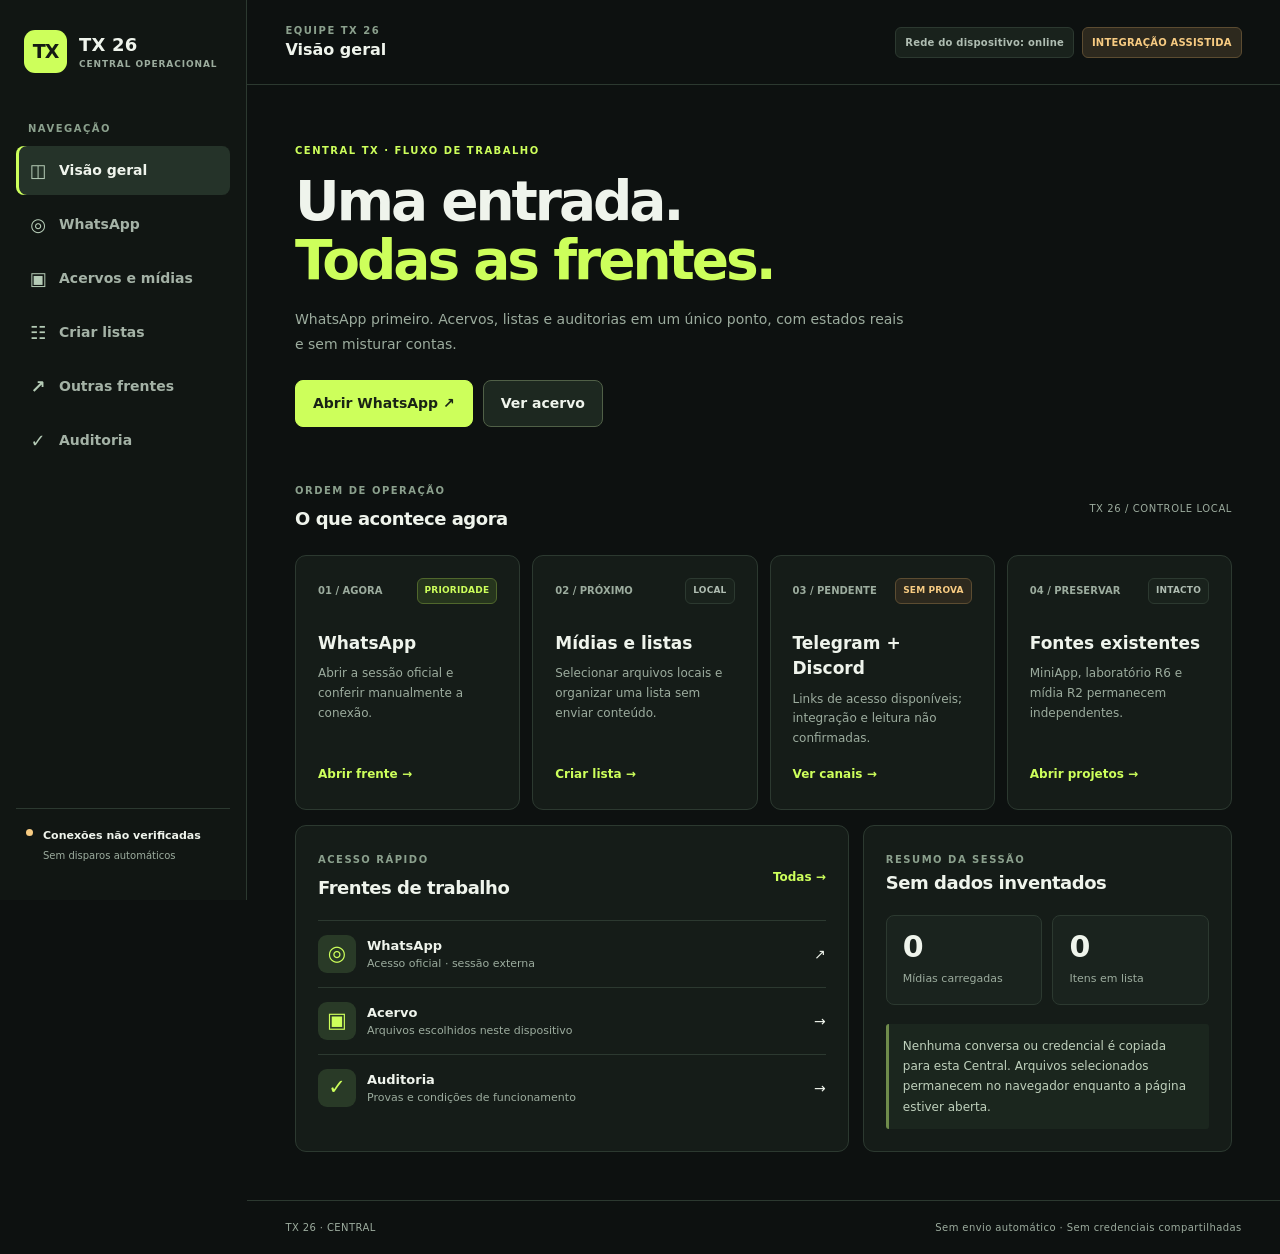
<file: central/index.html>
<!doctype html>
<html lang="pt-BR">
<head>
  <meta charset="utf-8">
  <meta name="viewport" content="width=device-width,initial-scale=1,viewport-fit=cover">
  <meta name="theme-color" content="#0d1110">
  <meta name="referrer" content="no-referrer">
  <meta name="robots" content="noindex,nofollow,noarchive">
  <title>TX 26 | Central</title>
  <link rel="icon" href="data:image/svg+xml,%3Csvg%20xmlns%3D%22http%3A//www.w3.org/2000/svg%22%20viewBox%3D%220%200%2064%2064%22%3E%3Crect%20width%3D%2264%22%20height%3D%2264%22%20rx%3D%2213%22%20fill%3D%22%23171e19%22/%3E%3Ctext%20x%3D%2232%22%20y%3D%2243%22%20font-family%3D%22Arial%2Csans-serif%22%20font-weight%3D%22800%22%20font-size%3D%2230%22%20fill%3D%22%23cdff5b%22%20text-anchor%3D%22middle%22%3ETX%3C/text%3E%3C/svg%3E%0A" type="image/svg+xml">
  <style>
:root{color-scheme:dark;--bg:#0d1110;--side:#111613;--panel:#151c18;--panel2:#1a231e;--border:#2c3930;--text:#eff4ec;--muted:#9cac9e;--accent:#cdff5b;--warn:#f7cb82;font:14px/1.5 Inter,ui-sans-serif,system-ui,-apple-system,BlinkMacSystemFont,"Segoe UI",sans-serif}*{box-sizing:border-box}html{scroll-behavior:smooth}body{margin:0;background:var(--bg);color:var(--text);min-height:100vh}button,input,select{font:inherit}a{color:inherit;text-decoration:none}button{cursor:pointer}button:disabled{cursor:not-allowed;opacity:.4}button:focus-visible,a:focus-visible,input:focus-visible,select:focus-visible{outline:2px solid var(--accent);outline-offset:3px}h1,h2,h3,p{margin-top:0}h1{font-size:clamp(32px,4.4vw,55px);line-height:1.08;letter-spacing:-.055em;margin-bottom:16px}h1 em{font-style:normal;color:var(--accent)}h2{font-size:18px;letter-spacing:-.026em;margin-bottom:8px}h3{font-size:17px;margin-bottom:8px}p{color:var(--muted)}.shell{display:grid;grid-template-columns:247px minmax(0,1fr);min-height:100dvh}.sidebar{position:sticky;top:0;height:100dvh;background:var(--side);border-right:1px solid var(--border);padding:28px 16px 22px;display:flex;flex-direction:column;gap:24px}.brand{display:flex;align-items:center;gap:12px;padding:2px 8px}.brand-mark,.mobile-mark{width:43px;height:43px;background:var(--accent);color:#151b13;display:grid;place-items:center;border-radius:11px;font-size:19px;font-weight:900;letter-spacing:-.05em}.brand strong{font-size:18px;letter-spacing:.01em}.brand small{display:block;color:var(--muted);font-size:9px;font-weight:700;letter-spacing:.1em}.menu-label,.eyebrow{font-size:10px;font-weight:800;color:#8ba08d;letter-spacing:.15em}.menu-label{margin:22px 12px -14px}.accent{color:var(--accent)}nav{display:flex;flex-direction:column;gap:5px}nav a{display:flex;align-items:center;gap:12px;padding:11px 13px;border-radius:8px;color:#a4b2a6;font-weight:600;white-space:nowrap}nav a:hover,nav a[aria-current=page]{background:#253329;color:var(--text)}nav a[aria-current=page]{box-shadow:inset 3px 0 var(--accent)}.nav-symbol{width:18px;text-align:center;color:#b5cbb6;font-size:18px}.sidebar-bottom{margin-top:auto;padding:15px 10px;border-top:1px solid var(--border);display:flex;gap:10px;align-items:flex-start}.sidebar-bottom strong{font-size:11px}.sidebar-bottom small{display:block;color:var(--muted);font-size:10px;margin-top:3px}.dot{display:inline-block;width:7px;height:7px;border-radius:50%;flex:none;margin-top:5px}.dot-warn{background:var(--warn)}.workspace{min-width:0;display:flex;flex-direction:column}.topbar{height:85px;display:flex;justify-content:space-between;align-items:center;border-bottom:1px solid var(--border);padding:14px clamp(18px,3vw,47px);gap:12px}.top-left{display:flex;align-items:center;gap:12px}.top-left .eyebrow{display:block;font-size:10px}.top-left strong{display:block;font-size:16px}.mobile-mark{display:none}.top-actions{display:flex;gap:8px;align-items:center}.tag,.indicator{display:inline-flex;align-items:center;justify-content:center;border:1px solid var(--border);border-radius:6px;font-size:10px;font-weight:750;padding:7px 9px;letter-spacing:.02em;white-space:nowrap}.tag.quiet,.indicator.neutral{color:#afbdb2;background:#19221c}.warning,.indicator.pending{color:var(--warn);background:#2d291e;border-color:#5c4c31}.indicator.ready{color:var(--accent);background:#26351d;border-color:#50672c}main{width:100%;max-width:1520px;margin:0 auto;padding:clamp(22px,3.8vw,48px);flex:1}.view[hidden]{display:none!important}.intro{padding:10px 0 32px;max-width:690px}.intro p,.page-heading p{max-width:610px;font-size:14px;line-height:1.8}.intro .eyebrow{display:block;margin-bottom:14px}.hero-actions,.action-row{display:flex;flex-wrap:wrap;align-items:center;gap:10px;margin:23px 0 2px}.primary,.secondary{border-radius:8px;padding:12px 17px;min-height:43px;font-weight:760;border:1px solid #506047}.primary{background:var(--accent);border-color:var(--accent);color:#192315}.primary:hover{background:#e2ff9c}.secondary{background:#1d2820;color:var(--text)}.secondary:hover{background:#2a372c}.link-button{display:inline-flex;align-items:center}.section-title,.surface-head,.card-top,.channel-title{display:flex;align-items:center;justify-content:space-between;gap:15px}.section-title{margin:18px 0}.section-title h2{margin:5px 0}.minor{font-size:10px;color:var(--muted);letter-spacing:.06em}.grid-four{display:grid;grid-template-columns:repeat(4,minmax(0,1fr));gap:12px}.status-card,.surface{background:var(--panel);border:1px solid var(--border);border-radius:11px;padding:22px;min-width:0}.status-card{display:flex;flex-direction:column;min-height:215px}.status-card h3{margin-top:27px}.status-card p{font-size:12px;line-height:1.65}.card-top{font-size:10px;font-weight:800;color:var(--muted);white-space:nowrap}.card-top .indicator{font-size:9px;padding:5px 7px}.text-action{background:transparent;border:0;padding:4px 0;color:var(--accent);font-weight:780;font-size:12px;cursor:pointer;text-align:left}.text-action:hover{text-decoration:underline}.status-card .text-action{margin-top:auto}.split{display:grid;grid-template-columns:minmax(0,1.5fr) minmax(0,1fr);gap:14px;margin-top:15px}.surface-head h2{margin:5px 0}.surface-head p{font-size:12px;margin-bottom:0}.quick-list{margin-top:14px}.quick-list button{display:flex;align-items:center;text-align:left;gap:11px;background:transparent;border:0;border-top:1px solid var(--border);color:var(--text);padding:14px 0;width:100%}.quick-list button>span:nth-child(2){flex:1;min-width:0}.quick-list small{display:block;color:var(--muted);font-size:11px}.quick-list strong{font-size:13px}.quick-icon,.channel-icon{width:38px;height:38px;background:#293a27;color:var(--accent);border-radius:9px;display:grid;place-items:center;font-size:21px;flex-shrink:0}.metric-pair{display:grid;grid-template-columns:1fr 1fr;gap:10px;margin:19px 0}.metric-pair>div{border:1px solid var(--border);background:var(--panel2);padding:16px;border-radius:8px}.metric-pair strong{display:block;font-size:30px;line-height:1}.metric-pair span{display:block;color:var(--muted);font-size:11px;margin-top:9px}.notice{background:#1b261e;border-left:3px solid #6f8b4b;padding:12px 14px;border-radius:3px;color:#bfd0bc;font-size:12px;line-height:1.7}.spaced{margin-top:16px}.page-heading{margin:3px 0 26px}.page-heading h1{margin:9px 0}.large{padding:27px}.channel-title{justify-content:flex-start}.channel-title>div:nth-child(2){flex:1}.channel-title h2{margin:0}.channel-title p{margin:2px 0;font-size:12px}.channel-icon{width:54px;height:54px;font-size:28px}.mini-grid,.front-grid{display:grid;grid-template-columns:repeat(3,minmax(0,1fr));gap:13px;margin-top:16px}.mini-grid .surface h3{margin-top:12px}.mini-grid .surface p,.front p{font-size:12px}.front{display:flex;flex-direction:column;min-height:176px}.front h2{margin:17px 0 4px}.front .text-action{margin-top:auto}.media-grid{display:grid;grid-template-columns:repeat(auto-fill,minmax(150px,1fr));gap:12px;margin-top:18px}.media-item{background:#1d2821;border:1px solid var(--border);padding:8px;border-radius:9px;min-width:0}.media-item img,.media-item video{display:block;width:100%;height:120px;object-fit:cover;border-radius:5px;background:#0e1511}.media-item strong{display:block;white-space:nowrap;overflow:hidden;text-overflow:ellipsis;font-size:11px;margin:8px 2px}.media-item button{font-size:11px;background:transparent;border:0;color:var(--warn);padding:6px 2px}.file-picker{cursor:pointer;display:inline-flex;align-items:center}.empty{color:var(--muted);padding:24px;font-size:12px;border:1px dashed #3b4b3c;border-radius:8px;grid-column:1/-1}.full{width:100%;margin-top:15px}form{display:grid;gap:9px;margin-top:18px}form label{font-size:11px;font-weight:750;color:#c7d6c8}form label span{color:var(--accent)}input:not([type=checkbox]),select{background:#202b22;border:1px solid #425342;border-radius:7px;color:var(--text);padding:12px;width:100%;min-width:0}input::placeholder{color:#7f9180}.form-two{display:grid;grid-template-columns:1fr 1fr;gap:12px}.form-two>div{display:grid;gap:9px}.form-message{color:var(--accent);font-size:12px;margin-top:10px;min-height:18px}.count{font-size:11px;color:var(--accent);margin-left:5px}.items{display:grid;gap:9px;margin-top:13px}.item{padding:12px;border:1px solid var(--border);border-radius:8px;background:var(--panel2);display:flex;gap:12px;align-items:center}.item-body{flex:1;min-width:0}.item strong{display:block;font-size:13px;overflow-wrap:anywhere}.item small{color:var(--muted);display:block;overflow-wrap:anywhere}.item button{background:transparent;color:var(--warn);border:0;font-size:11px}.muted{color:var(--muted)}.audit-rows{margin-top:12px}.audit-row{padding:12px 0;border-top:1px solid var(--border);display:flex;justify-content:space-between;align-items:center;gap:10px;font-size:12px}.audit-row span:last-child{font-size:11px;font-weight:750}.pass{color:var(--accent)}.fail{color:var(--warn)}.checkline{display:flex;align-items:center;gap:12px;border-top:1px solid var(--border);padding:15px 0;color:#dce7dc;font-size:12px}.checkline input{accent-color:var(--accent);width:18px;height:18px}.muted-text{color:var(--muted);font-size:11px}.footer{display:flex;justify-content:space-between;gap:8px;padding:19px clamp(18px,3vw,47px);border-top:1px solid var(--border);font-size:10px;color:var(--muted);letter-spacing:.04em}@media(max-width:1230px){.grid-four{grid-template-columns:repeat(2,minmax(0,1fr))}.status-card{min-height:190px}}@media(max-width:800px){.shell{display:block}.sidebar{height:auto;position:sticky;z-index:20;top:0;display:block;border-right:0;border-bottom:1px solid var(--border);padding:9px 12px}.brand,.menu-label,.sidebar-bottom{display:none}.sidebar nav{display:flex;flex-direction:row;gap:3px;overflow-x:auto;scrollbar-width:none;padding:3px 0}.sidebar nav::-webkit-scrollbar{display:none}.sidebar nav a{padding:8px 11px;font-size:11px;gap:6px}.sidebar .nav-symbol{font-size:14px}.topbar{height:68px}.mobile-mark{display:grid;width:32px;height:32px;font-size:15px}.top-actions .quiet{display:none}.split{grid-template-columns:1fr}.mini-grid,.front-grid{grid-template-columns:repeat(2,minmax(0,1fr))}}@media(max-width:480px){main{padding:22px 16px}.topbar{padding:12px 16px}.top-actions .warning{font-size:9px;padding:6px 7px}.grid-four,.mini-grid,.front-grid{grid-template-columns:1fr}.status-card{min-height:0}.status-card h3{margin-top:19px}.section-title .minor{display:none}.surface,.status-card{padding:18px}.surface-head{align-items:flex-start;flex-wrap:wrap}.page-heading h1{font-size:36px}.form-two{grid-template-columns:1fr}.footer{padding:17px 16px;flex-direction:column}.channel-title{flex-wrap:wrap}.channel-title .indicator{margin-left:auto}.hero-actions .primary,.hero-actions .secondary{flex:1}}@media(prefers-reduced-motion:no-preference){.primary,.secondary,nav a{transition:background-color .16s ease}}@media(prefers-reduced-motion:reduce){html{scroll-behavior:auto}}

</style>
  <script defer>
(() => {
  'use strict';
  const routes = {visao:'Visão geral', whatsapp:'WhatsApp', acervo:'Acervos e mídias', listas:'Criar listas', frentes:'Outras frentes', auditoria:'Auditoria'};
  const storageKey = 'tx26-central-lista-r1';
  const proofKey = 'tx26-central-provas-r1';
  const $ = (id) => document.getElementById(id);
  const state = {media:[],items:[],proofs:{whatsapp:false,iphone:false,at:null}};

  function loadData() {
    try {
      const stored=JSON.parse(localStorage.getItem(storageKey)||'[]');
      if(Array.isArray(stored)) state.items=stored.filter(i=>i&&typeof i.name==='string').slice(0,500).map(i=>({id:String(i.id||''),name:i.name.slice(0,120),quantity:String(i.quantity||'').slice(0,90),price:String(i.price||'').slice(0,90),mediaName:String(i.mediaName||'').slice(0,120)}));
      const proofs=JSON.parse(localStorage.getItem(proofKey)||'{}');
      if(proofs&&typeof proofs==='object') state.proofs={whatsapp:proofs.whatsapp===true,iphone:proofs.iphone===true,at:typeof proofs.at==='string'?proofs.at:null};
    } catch { /* dados inválidos não devem impedir o uso */ }
  }
  function saveItems() {try{localStorage.setItem(storageKey,JSON.stringify(state.items));return true;}catch{return false;}}
  function saveProofs() {try{localStorage.setItem(proofKey,JSON.stringify(state.proofs));}catch{}}
  function create(tag, cls, value) {const e=document.createElement(tag);if(cls)e.className=cls;if(value!==undefined)e.textContent=value;return e;}
  function navigate() {
    const requested=decodeURIComponent(location.hash.replace(/^#/,''));
    const active=Object.hasOwn(routes,requested)?requested:'visao';
    for(const route of Object.keys(routes)) $(route).hidden=route!==active;
    for(const link of document.querySelectorAll('[data-route]')) {
      if(link.dataset.route===active)link.setAttribute('aria-current','page');else link.removeAttribute('aria-current');
    }
    $('section-heading').textContent=routes[active];
    if(requested!==active) history.replaceState(null,'','#'+active);
  }
  function renderCounts(){ $('list-count').textContent=String(state.items.length);$('list-count-home').textContent=String(state.items.length);$('media-count-home').textContent=String(state.media.length); }
  function renderMedia(){
    const grid=$('media-gallery');grid.replaceChildren();const select=$('item-media');select.replaceChildren(new Option('Sem mídia',''));
    if(!state.media.length)grid.append(create('div','empty','Nenhuma mídia selecionada.'));
    for(const file of state.media){
      const card=create('article','media-item');const media=document.createElement(file.kind==='video'?'video':'img');media.src=file.url;media.alt=file.kind==='image'?`Prévia de ${file.name}`:'';
      if(file.kind==='video'){media.controls=true;media.preload='metadata';media.setAttribute('aria-label',`Vídeo ${file.name}`);}
      const label=create('strong','',file.name);label.title=file.name;
      const remove=create('button','','Remover');remove.type='button';remove.dataset.removeMedia=file.id;
      card.append(media,label,remove);grid.append(card);select.append(new Option(file.name,file.id));
    }
    renderCounts();
  }
  function buildListText(){
    const lines=[];
    for(const item of state.items){
      lines.push(item.name);
      const price=[item.quantity,item.price].filter(Boolean).join(' ');
      if(price)lines.push(price);
      if(item.mediaName)lines.push(`Mídia de referência: ${item.mediaName}`);
      lines.push('');
    }
    lines.push('Conferir materiais disponíveis no mesmo envio.');
    return lines.join('\n');
  }
  function renderItems(){
    const box=$('list-items');box.replaceChildren();
    if(!state.items.length)box.append(create('div','empty','Adicione o primeiro item.'));
    for(const item of state.items){
      const row=create('div','item');const body=create('div','item-body');body.append(create('strong','',item.name));
      const detail=[item.quantity,item.price].filter(Boolean).join('  |  ');
      if(detail)body.append(create('small','',detail));
      if(item.mediaName)body.append(create('small','',`Mídia: ${item.mediaName}`));
      const remove=create('button','','Excluir');remove.type='button';remove.dataset.removeItem=item.id;row.append(body,remove);box.append(row);
    }
    renderCounts();
  }
  function handleMedia(files){
    for(const f of files){
      const kind=f.type.startsWith('image/')?'image':f.type.startsWith('video/')?'video':null;
      if(!kind)continue;
      if(state.media.some(x=>x.name===f.name&&x.size===f.size&&x.lastModified===f.lastModified))continue;
      const id=typeof crypto.randomUUID==='function'?crypto.randomUUID():`${Date.now()}-${state.media.length}`;
      state.media.push({id,name:f.name,size:f.size,lastModified:f.lastModified,url:URL.createObjectURL(f),kind});
    }
    renderMedia();
  }
  function renderChecks(){
    const checks=[
      ['Rotas da Central',Object.keys(routes).every(id=>!!$(id))],
      ['Acesso oficial ao WhatsApp',!!document.querySelector('a[href="https://web.whatsapp.com/"][rel~="noopener"]')],
      ['Seleção de mídias locais',!!$('media-input')&&typeof URL.createObjectURL==='function'],
      ['Criação de listas',!!$('item-form')&&!!$('export-list')],
      ['Armazenamento local disponível',(()=>{try{const key='__tx26_probe__';localStorage.setItem(key,'1');localStorage.removeItem(key);return true;}catch{return false;}})()],
      ['TLS / contexto seguro para publicação',location.protocol==='https:'||['localhost','127.0.0.1'].includes(location.hostname)]
    ];
    const root=$('audit-rows');root.replaceChildren();
    for(const [name,pass] of checks){const row=create('div','audit-row');row.append(create('span','',name),create('span',pass?'pass':'fail',pass?'PASS':'PENDENTE'));root.append(row);}
  }
  function renderProofs(){ $('check-whatsapp').checked=state.proofs.whatsapp;$('check-iphone').checked=state.proofs.iphone;
    $('proof-updated').textContent=state.proofs.at?`Última confirmação manual: ${new Date(state.proofs.at).toLocaleString('pt-BR')}.`:'Nenhuma confirmação manual registrada.';
  }
  function updateNetwork(){const online=navigator.onLine;$('net-state').textContent=`Rede do dispositivo: ${online?'online':'offline'}`;}
  function init(){
    loadData();
    document.addEventListener('click',(event)=>{
      const go=event.target.closest('[data-go]');if(go){location.hash=go.dataset.go;return;}
      const mediaBtn=event.target.closest('[data-remove-media]');if(mediaBtn){const index=state.media.findIndex(m=>m.id===mediaBtn.dataset.removeMedia);if(index>=0){URL.revokeObjectURL(state.media[index].url);state.media.splice(index,1);renderMedia();}return;}
      const itemBtn=event.target.closest('[data-remove-item]');if(itemBtn){state.items=state.items.filter(item=>item.id!==itemBtn.dataset.removeItem);saveItems();renderItems();}
    });
    $('media-input').addEventListener('change',(event)=>{handleMedia(event.target.files);event.target.value='';});
    $('item-form').addEventListener('submit',(event)=>{
      event.preventDefault();const form=event.currentTarget;const name=$('item-name').value.trim();
      if(!name){$('form-message').textContent='Informe o nome do material.';return;}
      const media=state.media.find(m=>m.id===$('item-media').value);
      const id=typeof crypto.randomUUID==='function'?crypto.randomUUID():`${Date.now()}-${state.items.length}`;
      state.items.push({id,name,quantity:$('item-quantity').value.trim(),price:$('item-price').value.trim(),mediaName:media?.name||''});
      const saved=saveItems();renderItems();form.reset();$('form-message').textContent=saved?'Item salvo neste navegador.':'Item adicionado nesta sessão; armazenamento local indisponível.';
    });
    $('clear-list').addEventListener('click',()=>{if(!state.items.length)return;if(!confirm('Limpar os itens desta lista neste navegador?'))return;state.items=[];saveItems();renderItems();});
    $('export-list').addEventListener('click',()=>{if(!state.items.length){$('form-message').textContent='Adicione itens antes de exportar.';return;}const url=URL.createObjectURL(new Blob([buildListText()],{type:'text/plain;charset=utf-8'}));const a=document.createElement('a');a.href=url;a.download='tx26-lista.txt';document.body.append(a);a.click();a.remove();setTimeout(()=>URL.revokeObjectURL(url),2000);});
    $('copy-list').addEventListener('click',async()=>{if(!state.items.length){$('form-message').textContent='Adicione itens antes de copiar.';return;}try{await navigator.clipboard.writeText(buildListText());$('form-message').textContent='Texto copiado.';}catch{$('form-message').textContent='Cópia indisponível neste contexto; use Exportar TXT.';}});
    for(const key of ['whatsapp','iphone'])$(`check-${key}`).addEventListener('change',(e)=>{state.proofs[key]=e.currentTarget.checked;state.proofs.at=new Date().toISOString();saveProofs();renderProofs();});
    $('run-checks').addEventListener('click',renderChecks);
    window.addEventListener('hashchange',navigate);window.addEventListener('online',updateNetwork);window.addEventListener('offline',updateNetwork);
    window.addEventListener('beforeunload',()=>{for(const f of state.media)URL.revokeObjectURL(f.url);});
    navigate();renderMedia();renderItems();renderProofs();renderChecks();updateNetwork();
  }
  if(document.readyState==='loading')document.addEventListener('DOMContentLoaded',init);else init();
})();

</script>
</head>
<body>
<div class="shell">
  <aside class="sidebar" aria-label="Menu da Central TX">
    <a class="brand" href="#visao" aria-label="TX 26, visão geral"><span class="brand-mark">TX</span><span><strong>TX 26</strong><small>CENTRAL OPERACIONAL</small></span></a>
    <p class="menu-label">NAVEGAÇÃO</p>
    <nav id="main-nav" aria-label="Áreas">
      <a href="#visao" data-route="visao" aria-current="page"><span class="nav-symbol">◫</span> Visão geral</a>
      <a href="#whatsapp" data-route="whatsapp"><span class="nav-symbol">◎</span> WhatsApp</a>
      <a href="#acervo" data-route="acervo"><span class="nav-symbol">▣</span> Acervos e mídias</a>
      <a href="#listas" data-route="listas"><span class="nav-symbol">☷</span> Criar listas</a>
      <a href="#frentes" data-route="frentes"><span class="nav-symbol">↗</span> Outras frentes</a>
      <a href="#auditoria" data-route="auditoria"><span class="nav-symbol">✓</span> Auditoria</a>
    </nav>
    <div class="sidebar-bottom"><span class="dot dot-warn"></span><div><strong>Conexões não verificadas</strong><small>Sem disparos automáticos</small></div></div>
  </aside>
  <div class="workspace">
    <header class="topbar"><div class="top-left"><span class="mobile-mark">TX</span><div><span class="eyebrow">EQUIPE TX 26</span><strong id="section-heading">Visão geral</strong></div></div><div class="top-actions"><span class="tag quiet" id="net-state">Rede: verificando</span><span class="tag warning">INTEGRAÇÃO ASSISTIDA</span></div></header>
    <main id="main-content">
      <section class="view" id="visao" aria-labelledby="overview-title">
        <div class="intro"><span class="eyebrow accent">CENTRAL TX · FLUXO DE TRABALHO</span><h1 id="overview-title">Uma entrada.<br><em>Todas as frentes.</em></h1><p>WhatsApp primeiro. Acervos, listas e auditorias em um único ponto, com estados reais e sem misturar contas.</p><div class="hero-actions"><button type="button" class="primary" data-go="whatsapp">Abrir WhatsApp <span aria-hidden="true">↗</span></button><button type="button" class="secondary" data-go="acervo">Ver acervo</button></div></div>
        <div class="section-title"><div><span class="eyebrow">ORDEM DE OPERAÇÃO</span><h2>O que acontece agora</h2></div><span class="minor">TX 26 / CONTROLE LOCAL</span></div>
        <div class="grid-four">
          <article class="status-card"><div class="card-top"><span>01 / AGORA</span><span class="indicator ready">PRIORIDADE</span></div><h3>WhatsApp</h3><p>Abrir a sessão oficial e conferir manualmente a conexão.</p><button type="button" class="text-action" data-go="whatsapp">Abrir frente →</button></article>
          <article class="status-card"><div class="card-top"><span>02 / PRÓXIMO</span><span class="indicator neutral">LOCAL</span></div><h3>Mídias e listas</h3><p>Selecionar arquivos locais e organizar uma lista sem enviar conteúdo.</p><button type="button" class="text-action" data-go="listas">Criar lista →</button></article>
          <article class="status-card"><div class="card-top"><span>03 / PENDENTE</span><span class="indicator pending">SEM PROVA</span></div><h3>Telegram + Discord</h3><p>Links de acesso disponíveis; integração e leitura não confirmadas.</p><button type="button" class="text-action" data-go="frentes">Ver canais →</button></article>
          <article class="status-card"><div class="card-top"><span>04 / PRESERVAR</span><span class="indicator neutral">INTACTO</span></div><h3>Fontes existentes</h3><p>MiniApp, laboratório R6 e mídia R2 permanecem independentes.</p><button type="button" class="text-action" data-go="frentes">Abrir projetos →</button></article>
        </div>
        <div class="split"><article class="surface"><div class="surface-head"><div><span class="eyebrow">ACESSO RÁPIDO</span><h2>Frentes de trabalho</h2></div><button type="button" class="text-action" data-go="frentes">Todas →</button></div><div class="quick-list"><button type="button" data-go="whatsapp"><span class="quick-icon">◎</span><span><strong>WhatsApp</strong><small>Acesso oficial · sessão externa</small></span><span>↗</span></button><button type="button" data-go="acervo"><span class="quick-icon">▣</span><span><strong>Acervo</strong><small>Arquivos escolhidos neste dispositivo</small></span><span>→</span></button><button type="button" data-go="auditoria"><span class="quick-icon">✓</span><span><strong>Auditoria</strong><small>Provas e condições de funcionamento</small></span><span>→</span></button></div></article><article class="surface"><span class="eyebrow">RESUMO DA SESSÃO</span><h2>Sem dados inventados</h2><div class="metric-pair"><div><strong id="media-count-home">0</strong><span>Mídias carregadas</span></div><div><strong id="list-count-home">0</strong><span>Itens em lista</span></div></div><div class="notice">Nenhuma conversa ou credencial é copiada para esta Central. Arquivos selecionados permanecem no navegador enquanto a página estiver aberta.</div></article></div>
      </section>
      <section class="view" id="whatsapp" aria-labelledby="whatsapp-title" hidden><div class="page-heading"><span class="eyebrow accent">01 / AGORA</span><h1 id="whatsapp-title">WhatsApp</h1><p>Abra a sessão oficial no navegador. Este módulo não importa mensagens nem afirma estar conectado sem uma prova real.</p></div><article class="surface large"><div class="channel-title"><span class="channel-icon">◎</span><div><h2>WhatsApp Web</h2><p>Sessão independente · Firefox compatível</p></div><span class="indicator pending">NÃO VERIFICADO</span></div><div class="action-row"><a class="primary link-button" href="https://web.whatsapp.com/" target="_blank" rel="noopener noreferrer">Abrir WhatsApp Web ↗</a><button type="button" class="secondary" data-go="auditoria">Ver provas</button></div><div class="notice">O login e o QR são realizados no WhatsApp oficial. A sessão do WhatsApp Business ou do aplicativo nativo não pode ser reproduzida automaticamente nesta página.</div></article><div class="mini-grid"><div class="surface"><span class="eyebrow">PASSO 1</span><h3>Entrar</h3><p>Abra o WhatsApp oficial na nova aba e use sua sessão existente ou autentique pelo QR.</p></div><div class="surface"><span class="eyebrow">PASSO 2</span><h3>Conferir</h3><p>Confirme na própria aba que a lista de conversas está visível.</p></div><div class="surface"><span class="eyebrow">PASSO 3</span><h3>Registrar prova</h3><p>Marque a verificação manual na auditoria. Isso não confirma integração por API.</p></div></div></section>
      <section class="view" id="acervo" aria-labelledby="media-title" hidden><div class="page-heading"><span class="eyebrow accent">ACERVO LOCAL</span><h1 id="media-title">Mídias para listas</h1><p>Selecione imagens ou vídeos deste dispositivo. Sem upload automático, sem acessar contas e sem sobrescrever o acervo original.</p></div><article class="surface"><div class="surface-head"><div><h2>Selecionar arquivos</h2><p>Imagem ou vídeo · carregamento nesta sessão</p></div><label class="primary file-picker" for="media-input">+ Adicionar mídias</label><input id="media-input" type="file" accept="image/*,video/*" multiple hidden></div><div id="media-gallery" class="media-grid" aria-live="polite"><div class="empty">Nenhuma mídia selecionada.</div></div></article><div class="notice spaced">Para trazer arquivos de outros acervos, abra a frente original, escolha os arquivos permitidos e selecione-os aqui. O navegador não lê arquivos de WhatsApp, Telegram ou iCloud sem sua ação.</div></section>
      <section class="view" id="listas" aria-labelledby="lists-title" hidden><div class="page-heading"><span class="eyebrow accent">CRIAÇÃO LOCAL</span><h1 id="lists-title">Montar lista TX</h1><p>Insira apenas informações conhecidas. As listas ficam neste navegador; a exportação é manual.</p></div><div class="split"><article class="surface"><h2>Adicionar item</h2><form id="item-form"><label for="item-name">Nome do material <span>*</span></label><input id="item-name" name="name" type="text" maxlength="120" placeholder="Nome fornecido" required><div class="form-two"><div><label for="item-quantity">Quantidade / faixa</label><input id="item-quantity" name="quantity" type="text" maxlength="90" placeholder="Ex.: 1 UNID"></div><div><label for="item-price">Preço</label><input id="item-price" name="price" type="text" maxlength="90" placeholder="Ex.: R$120"></div></div><label for="item-media">Mídia de referência (opcional)</label><select id="item-media" name="media"><option value="">Sem mídia</option></select><button type="submit" class="primary full">+ Adicionar à lista</button></form><div id="form-message" role="status" class="form-message" aria-live="polite"></div></article><article class="surface"><div class="surface-head"><div><span class="eyebrow">MINHA LISTA</span><h2>Itens registrados <span id="list-count" class="count">0</span></h2></div><button id="clear-list" type="button" class="text-action muted">Limpar</button></div><div id="list-items" class="items"><div class="empty">Adicione o primeiro item.</div></div><div class="action-row"><button id="export-list" type="button" class="primary">Exportar TXT</button><button id="copy-list" type="button" class="secondary">Copiar texto</button></div></article></div></section>
      <section class="view" id="frentes" aria-labelledby="fronts-title" hidden><div class="page-heading"><span class="eyebrow accent">PROJETOS PRESERVADOS</span><h1 id="fronts-title">Frentes conectáveis</h1><p>Entradas para os projetos e canais já existentes. Um link funcional não comprova uma integração ativa.</p></div><div class="front-grid"><article class="surface front"><span class="eyebrow">PRIMEIRO</span><h2>WhatsApp</h2><p>Uso assistido do canal oficial, em aba separada.</p><a href="https://web.whatsapp.com/" target="_blank" rel="noopener noreferrer" class="text-action">Abrir canal ↗</a></article><article class="surface front"><span class="eyebrow">PRÓXIMO</span><h2>Telegram</h2><p>Abrir cliente oficial; sessão e integração não verificadas.</p><a href="https://web.telegram.org/" target="_blank" rel="noopener noreferrer" class="text-action">Abrir canal ↗</a></article><article class="surface front"><span class="eyebrow">PRÓXIMO</span><h2>Discord</h2><p>Abrir cliente oficial; sessão e integração não verificadas.</p><a href="https://discord.com/app" target="_blank" rel="noopener noreferrer" class="text-action">Abrir canal ↗</a></article><article class="surface front"><span class="eyebrow">PRESERVAR</span><h2>MiniApp Equipe TX</h2><p>Aplicativo original, sem migração de dados.</p><a href="../index.html" class="text-action">Abrir projeto →</a></article><article class="surface front"><span class="eyebrow">PRESERVAR</span><h2>7TX Laboratório R6</h2><p>Protótipo com dados sintéticos, independente.</p><a href="../demos/7tx-laboratorio-chat-miniapp-r6.html" class="text-action">Abrir R6 →</a></article><article class="surface front"><span class="eyebrow">PRESERVAR</span><h2>Media Intelligence R2</h2><p>Piloto local já existente; sem fusão de acervos.</p><a href="../tx-media-r2/index.html" class="text-action">Abrir R2 →</a></article></div><div class="notice spaced">Os três links de projeto usam caminhos relativos ao repositório `prototitotxminiapp`. Funcionam quando a estrutura completa é servida. Em uma publicação isolada desta pasta, dependem da disponibilização das pastas originais.</div></section>
      <section class="view" id="auditoria" aria-labelledby="audit-title" hidden><div class="page-heading"><span class="eyebrow accent">PROVAS & ESTADO</span><h1 id="audit-title">Auditoria da Central</h1><p>Separação entre teste local de interface, acesso externo e conectividade real de cada canal.</p></div><article class="surface"><div class="surface-head"><div><h2>Autoteste da interface</h2><p>Executado no navegador, sem consultar suas contas.</p></div><button type="button" class="secondary" id="run-checks">Testar novamente</button></div><div class="audit-rows" id="audit-rows" aria-live="polite"></div></article><article class="surface spaced"><div class="surface-head"><div><h2>Validação manual</h2><p>Registros somente neste dispositivo. Não equivalem a prova de API.</p></div></div><label class="checkline"><input type="checkbox" id="check-whatsapp"><span>Vi a lista de conversas na aba oficial do WhatsApp</span></label><label class="checkline"><input type="checkbox" id="check-iphone"><span>Conferi layout e navegação no iPhone físico</span></label><p id="proof-updated" class="muted-text"></p></article><div class="notice spaced">Limites: testes de interface não verificam mensagem recebida/enviada, sessão WebView2, conectividade do DK MCP no KDDK ou autenticação Telegram/Discord.</div></section>
    </main>
    <footer class="footer"><span>TX 26 · CENTRAL</span><span>Sem envio automático · Sem credenciais compartilhadas</span></footer>
  </div>
</div>
</body>
</html>
</file>
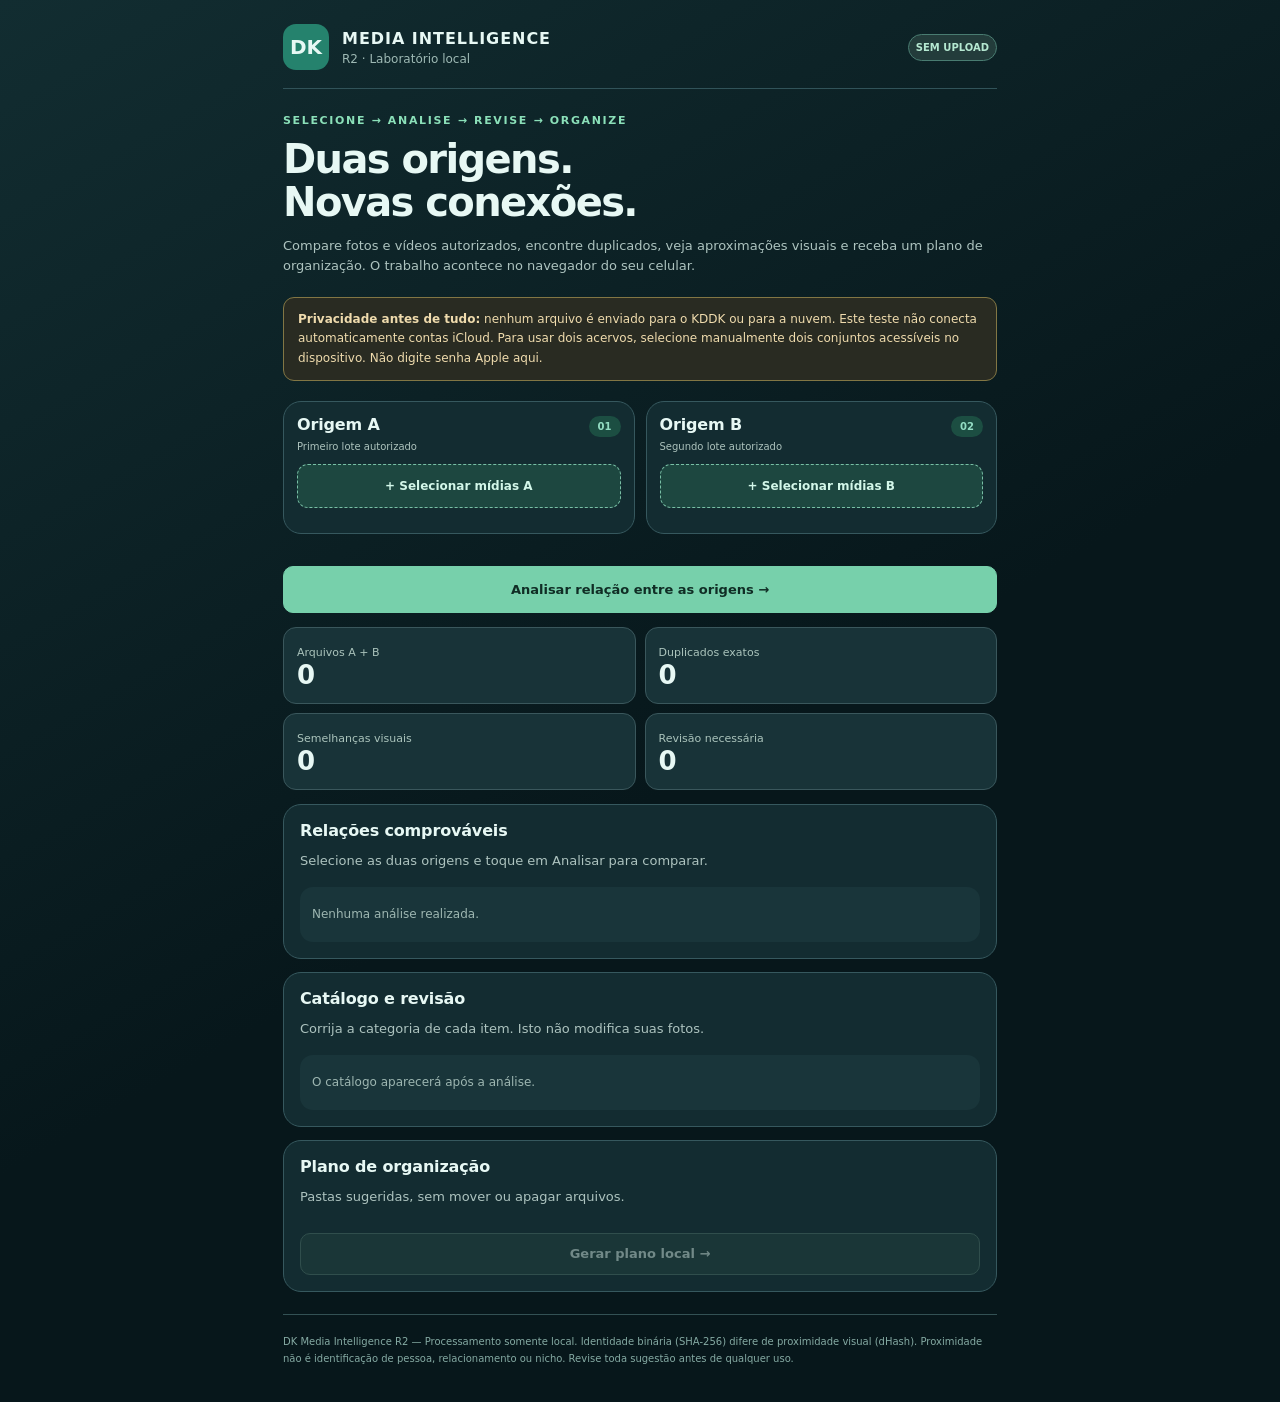
<file: tx-media-r2/index.html>
<!doctype html>
<html lang="pt-BR"><head><meta charset="utf-8"><meta name="viewport" content="width=device-width,initial-scale=1,viewport-fit=cover">
<title>DK Media Intelligence R2 · Piloto local</title>
<style>
:root{font-family:system-ui,-apple-system,"Segoe UI",sans-serif;color:#e7f8f4;background:#07171b;color-scheme:dark}*{box-sizing:border-box}body{margin:0;background:linear-gradient(150deg,#122d31,#07171b 55%);min-height:100dvh}.app{max-width:750px;margin:auto;padding:env(safe-area-inset-top) 18px calc(env(safe-area-inset-bottom) + 35px)}header{display:flex;align-items:center;gap:13px;padding:24px 0 18px;border-bottom:1px solid #315359}.logo{display:grid;place-items:center;width:46px;height:46px;border-radius:13px;background:#25826d;font-size:20px;font-weight:900}.title{font-weight:800;letter-spacing:.06em}.s{color:#9eb9b4;font-size:12px;margin:4px 0 0}.pill{margin-left:auto;border-radius:99px;background:#233c3b;border:1px solid #497c71;color:#b5e8d1;padding:7px;font-size:10px;font-weight:800}.eyebrow{color:#8be0b9;text-transform:uppercase;letter-spacing:.15em;font-weight:800;font-size:11px;margin-top:25px}h1{letter-spacing:-.04em;font-size:clamp(28px,7vw,40px);line-height:1.07;margin:11px 0 12px}h2{font-size:16px;margin:0 0 11px;letter-spacing:-.01em}p{color:#adc3bf;font-size:13px;line-height:1.6;margin:0 0 15px}.banner{background:#292b22;border:1px solid #827644;color:#efdbad;border-radius:11px;padding:12px 14px;font-size:12px;line-height:1.6;margin:20px 0}.card{background:#132c31;border:1px solid #36585e;padding:16px;border-radius:18px;margin:13px 0}.top{display:flex;align-items:center;justify-content:space-between;gap:10px}.badge{color:#93ddc3;border-radius:22px;padding:5px 9px;font-size:10px;background:#1c4e42;font-weight:800}button,.pick{font:inherit;cursor:pointer;min-height:42px}button{border-radius:10px;border:1px solid #54796e;background:#24443f;color:#e3faf1;padding:11px 13px;font-size:13px;font-weight:750}button:focus-visible,.pick:focus-within,select:focus-visible{outline:2px solid #a8f1d4;outline-offset:3px}button:disabled{opacity:.45;cursor:not-allowed}.primary{background:#77d0ab;color:#102d25;border-color:#77d0ab;width:100%;padding:15px;font-weight:900}.outline{width:100%;margin-top:10px}.sources{display:grid;grid-template-columns:1fr 1fr;gap:11px;margin:17px 0}.source{margin:0;padding:13px}.source h2{margin-bottom:5px}.source small{display:block;color:#adc3bd;font-size:10px;margin-bottom:10px;line-height:1.5}.pick{display:flex;justify-content:center;align-items:center;text-align:center;background:#1d4740;border:1px dashed #78bfa5;color:#d3f7e9;padding:13px 7px;border-radius:11px;font-size:12px;font-weight:800;line-height:1.35}.fileInput{position:absolute;opacity:0;width:1px;height:1px}.list{margin-top:12px;display:grid;gap:8px}.file{display:flex;gap:7px;align-items:center;border-radius:9px;padding:7px;background:#1d393e;min-width:0}.thumb{width:40px;height:40px;border-radius:7px;flex-shrink:0;object-fit:cover;background:#25474a}.filename{font-size:11px;overflow-wrap:anywhere;max-height:43px;overflow:hidden;line-height:1.4}.hint{font-size:10px;color:#92b6ad}.remove{padding:5px 8px;min-height:30px;margin-left:auto;flex-shrink:0}.metrics{display:grid;grid-template-columns:repeat(2,minmax(0,1fr));gap:9px;margin:14px 0}.metric{background:#183338;border:1px solid #3a575c;border-radius:13px;padding:13px}.metric strong{display:block;font-size:26px}.metric span{font-size:11px;color:#abc4bc}.result{padding:12px;border:1px solid #3c6059;background:#1d3737;border-radius:12px;margin-bottom:9px}.result strong{font-size:13px}.result small{color:#a6c3ba;display:block;font-size:11px;line-height:1.6;margin-top:7px}.pair{display:grid;grid-template-columns:1fr auto 1fr;gap:7px;margin:9px 0;font-size:11px}.pair span{overflow-wrap:anywhere;color:#d7f3e9}.green{color:#9aeac7}.yellow{color:#efd39c}.actions{display:flex;gap:7px;margin-top:12px;flex-wrap:wrap}.actions button{flex:1}.category{font:inherit;background:#1c3b3c;color:#eefaf5;border:1px solid #4f776e;border-radius:8px;padding:8px;max-width:100%;font-size:12px}.catalog{border-top:1px solid #35575a;padding:10px 0;display:flex;gap:10px;align-items:center}.catalog span{flex:1;min-width:0;overflow-wrap:anywhere;font-size:11px}.catalog .flag{font-size:9px;color:#edd49d}.plan{white-space:pre-wrap;font-size:12px;line-height:1.65;background:#0d2023;border:1px solid #3b5b60;border-radius:12px;padding:15px;color:#cde9e0;overflow-wrap:anywhere}.footer{font-size:10px;color:#85aaa3;line-height:1.7;border-top:1px solid #335154;padding-top:18px;margin-top:22px}.empty{padding:18px 12px;color:#9db6b1;background:#19353a;border-radius:13px;font-size:12px;line-height:1.6}#error{color:#f8c99e;font-size:12px;min-height:15px}.hidden{display:none!important}@media(max-width:340px){.sources{grid-template-columns:1fr}} 
</style></head>
<body><main class="app">
<header><div class="logo">DK</div><div><div class="title">MEDIA INTELLIGENCE</div><div class="s">R2 · Laboratório local</div></div><span class="pill">SEM UPLOAD</span></header>
<div class="eyebrow">Selecione → Analise → Revise → Organize</div>
<h1>Duas origens.<br>Novas conexões.</h1>
<p>Compare fotos e vídeos autorizados, encontre duplicados, veja aproximações visuais e receba um plano de organização. O trabalho acontece no navegador do seu celular.</p>
<div class="banner"><strong>Privacidade antes de tudo:</strong> nenhum arquivo é enviado para o KDDK ou para a nuvem. Este teste não conecta automaticamente contas iCloud. Para usar dois acervos, selecione manualmente dois conjuntos acessíveis no dispositivo. Não digite senha Apple aqui.</div>
<div class="sources">
<section class="card source"><div class="top"><h2>Origem A</h2><span class="badge">01</span></div><small>Primeiro lote autorizado</small><label class="pick">+ Selecionar mídias A<input class="fileInput" id="sourceA" type="file" accept="image/*,video/*" multiple></label><div class="list" id="filesA"></div></section>
<section class="card source"><div class="top"><h2>Origem B</h2><span class="badge">02</span></div><small>Segundo lote autorizado</small><label class="pick">+ Selecionar mídias B<input class="fileInput" id="sourceB" type="file" accept="image/*,video/*" multiple></label><div class="list" id="filesB"></div></section>
</div>
<div id="error" role="status" aria-live="polite"></div>
<button id="analyze" class="primary" type="button">Analisar relação entre as origens →</button>
<div class="metrics">
 <div class="metric"><span>Arquivos A + B</span><strong id="numFiles">0</strong></div>
 <div class="metric"><span>Duplicados exatos</span><strong id="numExact">0</strong></div>
 <div class="metric"><span>Semelhanças visuais</span><strong id="numNear">0</strong></div>
 <div class="metric"><span>Revisão necessária</span><strong id="numReview">0</strong></div>
</div>
<section class="card"><h2>Relações comprováveis</h2><p id="matchIntro">Selecione as duas origens e toque em Analisar para comparar.</p><div id="matches"><div class="empty">Nenhuma análise realizada.</div></div></section>
<section class="card"><h2>Catálogo e revisão</h2><p>Corrija a categoria de cada item. Isto não modifica suas fotos.</p><div id="catalog" class="empty">O catálogo aparecerá após a análise.</div></section>
<section class="card"><h2>Plano de organização</h2><p>Pastas sugeridas, sem mover ou apagar arquivos.</p><button id="planBtn" class="outline" type="button" disabled>Gerar plano local →</button><div id="planOutput" class="hidden plan" style="margin-top:13px"></div><button id="exportBtn" class="outline hidden" type="button">Baixar plano JSON</button></section>
<div class="footer">DK Media Intelligence R2 — Processamento somente local. Identidade binária (SHA-256) difere de proximidade visual (dHash). Proximidade não é identificação de pessoa, relacionamento ou nicho. Revise toda sugestão antes de qualquer uso.</div>
</main>
<script>
"use strict";
const S={A:[],B:[]}, options=["Revisar","Produtos","Eventos","Documentos","Outros"], allUrls=new Set();
const $=id=>document.getElementById(id);
const formatSize=n=>n<1048576?Math.round(n/1024)+" KB":(n/1048576).toFixed(1)+" MB";
const suffix=f=>(f.name.split(".").pop()||"").toLowerCase();
function error(msg){$("error").textContent=msg||""}
function acceptable(f){return(f.type.startsWith("image/")||f.type.startsWith("video/"))&&f.size<=32*1048576}
function thumb(f){const url=URL.createObjectURL(f);allUrls.add(url);return url}
function cleanup(){for(const url of allUrls)URL.revokeObjectURL(url);allUrls.clear()}
function words(name){const stop=new Set(["img","image","dsc","photo","foto","video","mov","heic","jpg","jpeg","png","mp4","arquivo"]);return [...new Set(name.normalize("NFD").replace(/[\u0300-\u036f]/g,"").toLowerCase().replace(/\.[^.]+$/,"").split(/[^a-z0-9]+/).filter(x=>x.length>2&&!stop.has(x)&&!/^\d+$/.test(x)))]}
function nameScore(a,b){const x=words(a),y=words(b);if(!x.length||!y.length)return 0;const n=x.filter(z=>y.includes(z)).length;return n/(new Set([...x,...y])).size}
function dHashData(data){let s="";for(let y=0;y<8;y++)for(let x=0;x<8;x++){const i=(y*9+x)*4,j=(y*9+x+1)*4;const a=data[i]*.299+data[i+1]*.587+data[i+2]*.114,b=data[j]*.299+data[j+1]*.587+data[j+2]*.114;s+=a>b?"1":"0"}return s}
function diff(a,b){if(!a||!b||a.length!==b.length)return 100;let n=0;for(let i=0;i<a.length;i++)if(a[i]!==b[i])n++;return n}
async function dHash(file){if(!file.type.startsWith("image/"))return null;const url=URL.createObjectURL(file);try{const img=new Image();await new Promise((resolve,reject)=>{img.onload=resolve;img.onerror=reject;img.src=url});const can=document.createElement("canvas");can.width=9;can.height=8;const ctx=can.getContext("2d",{willReadFrequently:true});if(!ctx)throw Error("Canvas indisponível");ctx.drawImage(img,0,0,9,8);return dHashData(ctx.getImageData(0,0,9,8).data)}finally{URL.revokeObjectURL(url)}}
async function sha(file){const bytes=await file.arrayBuffer();const dig=await crypto.subtle.digest("SHA-256",bytes);return Array.from(new Uint8Array(dig),x=>x.toString(16).padStart(2,"0")).join("")}
async function analyzeOne(item){const file=item.file;item.status="READY";try{item.hash=await sha(file)}catch(e){item.status="REVIEW_REQUIRED";item.reason="Falha ao ler arquivo para hash";return}if(file.type.startsWith("image/"))try{item.dhash=await dHash(file)}catch(e){item.status="REVIEW_REQUIRED";item.reason="Formato visual não decodificado"}else if(file.type.startsWith("video/")){item.reason="Vídeo comparado por hash, sem análise de imagem"}
}
function newEl(tag,cls,text){const el=document.createElement(tag);if(cls)el.className=cls;if(text!=null)el.textContent=String(text);return el}
function renderSource(origin){const area=$("files"+origin);area.replaceChildren();for(const item of S[origin]){const line=newEl("div","file");let pic;if(item.file.type.startsWith("image/")){pic=newEl("img","thumb");pic.alt="Miniatura local";pic.src=item.url}else{pic=newEl("div","thumb");pic.textContent="▶"}line.append(pic);const col=newEl("div");col.append(newEl("div","filename",item.file.name),newEl("div","hint",formatSize(item.file.size)));line.append(col);const rm=newEl("button","remove","×");rm.type="button";rm.title="Remover "+item.file.name;rm.onclick=()=>{S[origin]=S[origin].filter(x=>x!==item);URL.revokeObjectURL(item.url);allUrls.delete(item.url);renderSource(origin);resetResults()};line.append(rm);area.append(line)}}
function resetResults(){$("numFiles").textContent=S.A.length+S.B.length;$("numExact").textContent="0";$("numNear").textContent="0";$("numReview").textContent="0";$("matches").replaceChildren(newEl("div","empty","Dados modificados. Execute a análise novamente."));$("catalog").replaceChildren(newEl("div","empty","Aguardando análise."));$("planBtn").disabled=true;$("exportBtn").classList.add("hidden");$("planOutput").classList.add("hidden");window._plan=null}
function addFiles(origin,files){error("");const available=Math.max(0,12-S[origin].length);const filtered=Array.from(files).filter(acceptable);if(filtered.length!==files.length)error("Alguns itens foram ignorados: apenas imagens ou vídeos até 32 MB.");if(filtered.length>available)error("Máximo de 12 arquivos por origem.");for(const file of filtered.slice(0,available)){if(S[origin].some(i=>i.file.name===file.name&&i.file.size===file.size&&i.file.lastModified===file.lastModified))continue;S[origin].push({origin,file,url:thumb(file),category:"Revisar",status:"PENDING",hash:null,dhash:null,reason:""})}renderSource(origin);resetResults()}
$("sourceA").onchange=e=>{addFiles("A",e.target.files);e.target.value=""};
$("sourceB").onchange=e=>{addFiles("B",e.target.files);e.target.value=""};
function metric(name,n){$(name).textContent=String(n)}
function compare(a,b){if(a.hash&&a.hash===b.hash)return{type:"DUPLICADO EXATO",detail:"SHA-256 igual — 100% de identidade binária.",priority:3};if(a.dhash&&b.dhash){const n=diff(a.dhash,b.dhash);if(n<=7)return{type:"PRÓXIMO VISUALMENTE",detail:"dHash: distância "+n+"/64. Sinal visual aproximado, não probabilidade.",priority:2}}const n=nameScore(a.file.name,b.file.name);if(n>=.66)return{type:"NOME SEMELHANTE",detail:"Tokens do nome: similaridade "+Math.round(n*100)+"%. Revisão humana obrigatória.",priority:1};return null}
async function run(){error("");if(!S.A.length||!S.B.length){error("Selecione ao menos um arquivo em cada origem.");return}const btn=$("analyze");btn.disabled=true;btn.textContent="Calculando evidências…";try{const arr=[...S.A,...S.B];for(const item of arr)await analyzeOne(item);const matches=[];for(const a of S.A)for(const b of S.B){const rel=compare(a,b);if(rel)matches.push({a,b,...rel})}matches.sort((x,y)=>y.priority-x.priority);metric("numFiles",arr.length);metric("numExact",matches.filter(x=>x.priority===3).length);metric("numNear",matches.filter(x=>x.priority===2).length);metric("numReview",arr.filter(x=>x.status==="REVIEW_REQUIRED").length+matches.filter(x=>x.priority===1).length);renderMatches(matches);renderCatalog(arr);$("planBtn").disabled=false;window._analysis={matches,items:arr};$("matchIntro").textContent=matches.length+" relações observadas entre as origens. A interpretação depende de revisão."}catch(e){error("Análise interrompida: "+e.message)}finally{btn.disabled=false;btn.textContent="Analisar relação entre as origens →"}}
function renderMatches(matches){const target=$("matches");target.replaceChildren();if(!matches.length){target.append(newEl("div","empty","Nenhuma correspondência demonstrável no lote escolhido."));return}for(const m of matches.slice(0,25)){const box=newEl("div","result");box.append(newEl("strong",m.priority===3?"green":m.priority===2?"yellow":"",m.type));const pair=newEl("div","pair");pair.append(newEl("span","",m.a.file.name),newEl("span","","⇄"),newEl("span","",m.b.file.name));box.append(pair,newEl("small","",m.detail));if(m.priority===1)box.append(newEl("small","yellow","REVIEW_REQUIRED · Semelhança de nome não comprova mesmo objeto."));target.append(box)}}
function renderCatalog(items){const target=$("catalog");target.replaceChildren();for(const item of items){const row=newEl("div","catalog");row.append(newEl("span","",item.origin+" · "+item.file.name));if(item.status==="REVIEW_REQUIRED")row.append(newEl("small","flag","REVIEW_REQUIRED"));const sel=newEl("select","category");sel.setAttribute("aria-label","Categoria de "+item.file.name);for(const op of options){const opt=newEl("option","",op);opt.value=op;opt.selected=item.category===op;sel.append(opt)}sel.onchange=()=>{item.category=sel.value;$("planOutput").classList.add("hidden");$("exportBtn").classList.add("hidden")};row.append(sel);target.append(row)}}
$("analyze").onclick=run;
$("planBtn").onclick=()=>{if(!window._analysis)return;const groups=new Map();for(const item of window._analysis.items){const cat=item.category;if(!groups.has(cat))groups.set(cat,[]);groups.get(cat).push(item.origin+": "+item.file.name)}const obj={type:"DK_MEDIA_LOCAL_PLAN_R2",generated_at:new Date().toISOString(),no_upload:true,origins:{A:S.A.length,B:S.B.length},collections:Object.fromEntries(groups),relationships:window._analysis.matches.map(m=>({source_a:m.a.file.name,source_b:m.b.file.name,evidence:m.type,explanation:m.detail})),note:"Plano apenas consultivo. Nenhum arquivo movido ou apagado. Pessoas e nichos não inferidos."};window._plan=obj;$("planOutput").textContent=Object.entries(obj.collections).map(([name,items])=>"📁 "+name+" ("+items.length+")\n"+items.map(x=>"  • "+x).join("\n")).join("\n\n")+"\n\nRelações para conferir: "+obj.relationships.length;$("planOutput").classList.remove("hidden");$("exportBtn").classList.remove("hidden")};
$("exportBtn").onclick=()=>{if(!window._plan)return;const data=new Blob([JSON.stringify(window._plan,null,2)],{type:"application/json"});const url=URL.createObjectURL(data);const a=document.createElement("a");a.href=url;a.download="DK_PLANO_LOCAL_R2.json";a.click();setTimeout(()=>URL.revokeObjectURL(url),1000)};
window.addEventListener("pagehide",cleanup);
</script></body></html>
</file>
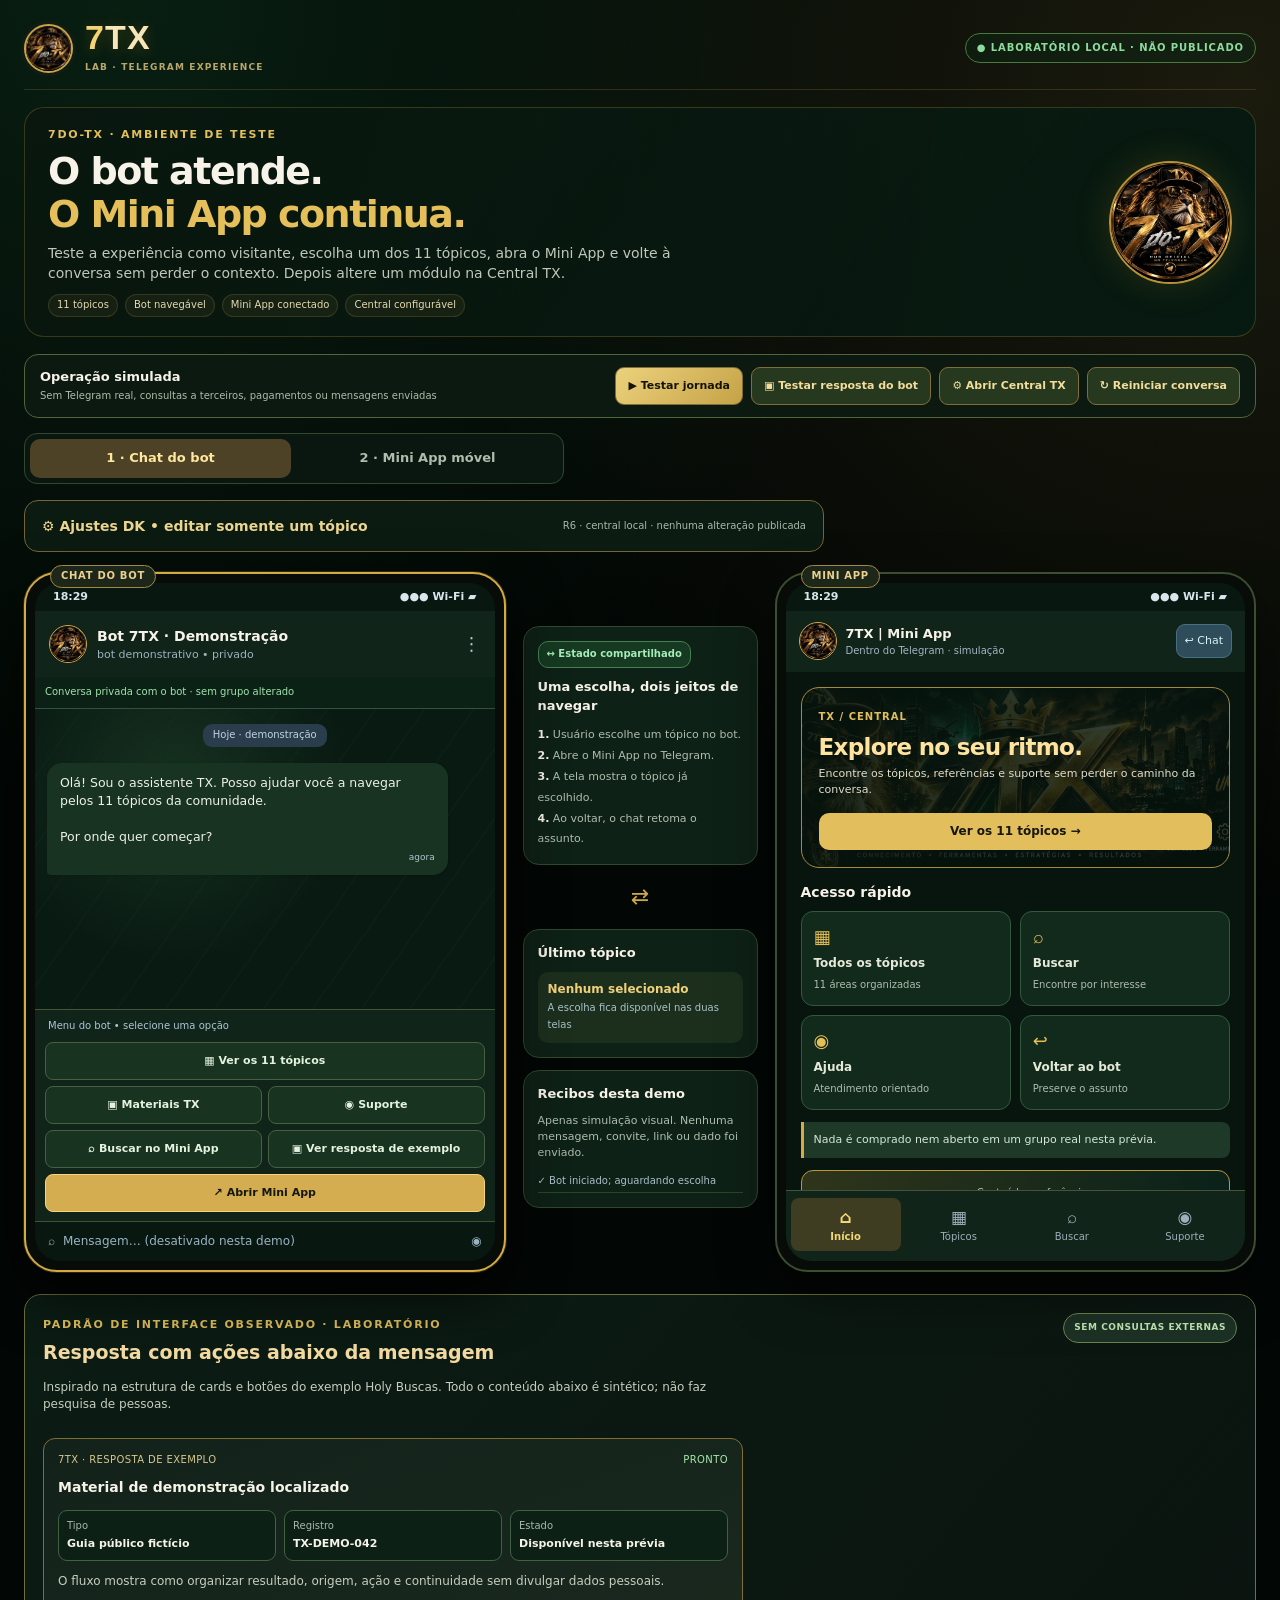
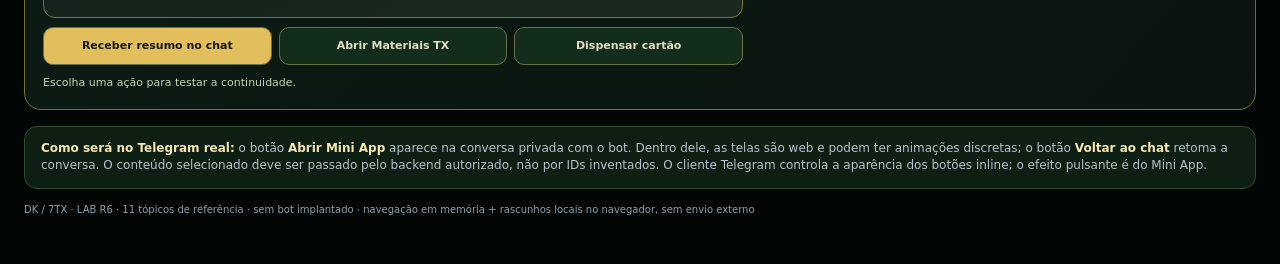
<file: demos/7tx-laboratorio-chat-miniapp-r6.html>
<!doctype html>
<html lang="pt-BR">
<head>
<meta name="robots" content="noindex, nofollow, noarchive">
<meta name="referrer" content="no-referrer">
<!-- Demonstração pública 7TX R6: dados sintéticos; sem integração com Telegram real. -->
<meta charset="utf-8"><meta name="viewport" content="width=device-width, initial-scale=1, viewport-fit=cover">
<meta name="color-scheme" content="dark">
<title>7TX | Laboratório operacional — Chat + Mini App R6</title>
<style>
:root{--bg:#0b1015;--panel:#151d25;--panel2:#202b35;--panel3:#283643;--edge:#304150;--text:#eaf1f6;--muted:#91a3b2;--cyan:#69c9e4;--mint:#a3dec7;--yellow:#f2cb85;--danger:#f5a59d;--tg:#242f3b}
*{box-sizing:border-box}html{scroll-behavior:smooth}body{margin:0;background:radial-gradient(ellipse at 18% 0%,#1a3540 0%,transparent 33%),radial-gradient(ellipse at 95% 20%,#142830 0%,transparent 30%),var(--bg);color:var(--text);font:14px/1.46 system-ui,-apple-system,"Segoe UI",sans-serif}button,input{font:inherit}button{cursor:pointer}button:focus-visible,input:focus-visible{outline:2px solid var(--cyan);outline-offset:3px}button:disabled{cursor:not-allowed;opacity:.58}.wrap{max-width:1210px;margin:auto;padding:22px 24px 46px}.top{display:flex;justify-content:space-between;gap:12px;align-items:center;flex-wrap:wrap}.logo{font-size:18px;font-weight:800;letter-spacing:.035em}.logo em{font-style:normal;color:var(--cyan)}.status{font-size:10px;letter-spacing:.09em;border:1px solid #3f685e;border-radius:30px;padding:7px 11px;color:var(--mint);font-weight:700}.intro{margin:20px 0 18px}.eyebrow{font-size:11px;text-transform:uppercase;letter-spacing:.16em;color:var(--cyan);font-weight:700}h1{font-size:clamp(27px,3.5vw,43px);line-height:1.12;letter-spacing:-.04em;margin:8px 0}.intro p{color:var(--muted);max-width:740px;font-size:14px}.modes{display:flex;gap:6px;background:#131c23;border:1px solid var(--edge);border-radius:13px;padding:5px;margin:15px 0;max-width:490px}.mode{border:0;background:transparent;color:var(--muted);padding:10px 9px;border-radius:10px;flex:1;font-size:13px;font-weight:700}.mode[aria-pressed=true]{background:#294354;color:#e7faff}.stage{display:grid;grid-template-columns:minmax(0,1fr) 235px minmax(0,1fr);gap:17px;align-items:start}.phone{background:#0d1318;border:2px solid #36434e;box-shadow:0 22px 56px #0006;border-radius:33px;padding:9px;min-width:0;position:relative;transition:border-color .2s}.phone.active{border-color:#78c8d9}.phone-hint{position:absolute;z-index:3;top:-9px;left:24px;background:#1c343c;border:1px solid #427b82;color:#b1e9ee;border-radius:999px;font-size:10px;font-weight:700;letter-spacing:.07em;padding:3px 10px}.shell{border-radius:26px;overflow:hidden;height:678px;display:flex;flex-direction:column;background:#17222d;min-width:0}.statusbar{height:28px;background:#17222d;flex:none;display:flex;justify-content:space-between;padding:6px 18px 0;color:#d7e7ec;font-size:11px;font-weight:700}.chat-head{display:flex;gap:10px;align-items:center;background:#202d38;padding:11px 14px;min-height:66px}.avatar{background:linear-gradient(135deg,#54b6cf,#345b8d);height:38px;width:38px;border-radius:50%;display:grid;place-items:center;font-weight:800;color:#fff}.avatar.appavatar{background:linear-gradient(135deg,#a6d9c8,#398e9b)}.headname{font-weight:760;font-size:14px}.sub{font-size:11px;color:#9cb1bc}.headicon{margin-left:auto;font-size:18px;color:#bac6d0}.chat-feed{flex:1;overflow:auto;padding:15px 12px 10px;background:radial-gradient(circle at 30% 25%,#1e3440 0%,transparent 44%),repeating-linear-gradient(125deg,#182632,#182632 38px,#192a37 39px,#192a37 40px)}.date{display:table;margin:0 auto 16px;padding:4px 10px;background:#2a3d4c;border-radius:9px;font-size:10px;color:#c0d3df}.bubble{padding:11px 13px;max-width:92%;border-radius:15px;margin-bottom:9px;white-space:pre-wrap;line-height:1.46;box-shadow:0 1px 3px #0002;font-size:12.5px}.bubble.bot{background:#283a49;border-bottom-left-radius:4px}.bubble.me{background:#285c54;border-bottom-right-radius:4px;margin-left:auto}.time{font-size:9px;text-align:right;color:#b1c6cf;margin-top:4px}.chat-actions{background:#202d38;padding:9px 10px;border-top:1px solid #364957;max-height:250px;overflow:auto}.actionhint{font-size:10px;color:#adc5d2;margin:0 0 8px 3px}.keyboard{display:grid;grid-template-columns:1fr 1fr;gap:6px}.inline{border:1px solid #456377;background:#2b4558;color:#caeeff;border-radius:8px;min-height:38px;padding:8px 5px;font-size:11px;font-weight:650;line-height:1.26}.inline:hover{background:#3a5e74}.inline.full{grid-column:1/-1}.inline.primary{background:#206d82;border-color:#349bb6;color:#fff}.inline.muted{background:#273640;color:#c8d2d9}.composer{display:flex;align-items:center;gap:8px;background:#17222d;border-top:1px solid #34434f;padding:11px 13px;color:#9bb2c1;font-size:12px}.composer span:last-child{margin-left:auto}.bridge{display:flex;flex-direction:column;gap:12px;padding-top:54px}.bridgecard{background:#17222b;border:1px solid var(--edge);border-radius:16px;padding:14px}.bridgecard h2{font-size:13px;margin:0 0 9px}.bridgecard p{font-size:11px;color:var(--muted);margin:0}.flowline{font-size:11px;color:var(--muted);line-height:1.9}.flowline strong{color:var(--text)}.pill{display:inline-flex;align-items:center;gap:6px;background:#1d3c3f;border:1px solid #36696a;color:#b3ece3;border-radius:10px;padding:5px 8px;font-size:10px;font-weight:750}.move{display:flex;justify-content:center;align-items:center;color:#75cbd3;font-size:22px;padding:4px}.selected{font-size:12px;background:#233540;padding:9px 10px;border-radius:10px;margin-top:8px}.selected b{display:block;color:#ddf7f5}.log{max-height:190px;overflow:auto;margin-top:8px;font-size:10px;color:#aabfc8;line-height:1.7}.log div{border-bottom:1px solid #273944;padding:3px 0}.appheader{background:#202e39;padding:11px 13px 12px}.appheader-top{display:flex;align-items:center;gap:9px}.back-chat{margin-left:auto;background:#2f4c5b;color:#d5f2f7;border:1px solid #487083;border-radius:9px;font-size:11px;padding:8px}.app-name{font-size:13px;font-weight:750}.app-sub{font-size:10px;color:#a3b5c3}.app-content{overflow:auto;flex:1;padding:15px;background:#111c25}.hero{background:linear-gradient(140deg,#1e4049,#1b3041 65%,#203249);border:1px solid #35606a;border-radius:18px;padding:17px;margin-bottom:14px}.hero small{color:#a1dfe5;letter-spacing:.1em;font-size:10px;font-weight:730}.hero h2{margin:8px 0 6px;font-size:23px;line-height:1.13;letter-spacing:-.03em}.hero p{font-size:11px;line-height:1.5;color:#bed2db;margin:0 0 14px}.cta{border:0;background:#86d0e0;color:#12313f;padding:10px 14px;border-radius:10px;font-size:12px;font-weight:800;width:100%}.cta.soft{background:#2a5264;color:#d8f7fa;border:1px solid #45768a}.pulse{animation:pulse 2s ease-in-out 2}@keyframes pulse{0%,100%{box-shadow:0 0 0 0 #81d7e000}45%{box-shadow:0 0 0 7px #81d7e02e}}.section-title{font-size:14px;font-weight:760;margin:14px 0 8px}.micro{font-size:11px;color:var(--muted);margin-bottom:10px}.quickgrid{display:grid;grid-template-columns:1fr 1fr;gap:9px}.quick{background:#23303c;border:1px solid #354c5c;border-radius:12px;padding:12px;text-align:left;color:#e1eff6;min-height:83px}.quick .symbol{color:#83d0df;font-size:18px;display:block}.quick b{display:block;font-size:12px;margin-top:5px}.quick span{font-size:10px;color:var(--muted)}.topic-list{display:grid;gap:7px}.topic{background:#202e3a;border:1px solid #344a59;padding:10px 11px;border-radius:11px;display:flex;align-items:center;gap:11px;color:var(--text);text-align:left;width:100%}.topic:hover,.topic.selectedtopic{border-color:#78c6d5;background:#284251}.topic .num{flex:none;width:26px;height:26px;display:grid;place-items:center;border-radius:8px;background:#304959;font-size:11px;color:#bfe6ed;font-weight:760}.topic .tit{font-size:12px;font-weight:700;display:block}.topic small{font-size:10px;color:#aebec8}.arrow{margin-left:auto;color:#85cddc}.detail{background:#223642;border:1px solid #3b6570;border-radius:13px;padding:13px;margin:12px 0}.detail .label{font-size:9px;color:#82d4e2;font-weight:730;letter-spacing:.13em}.detail h3{font-size:19px;margin:6px 0}.detail p{color:#bdd1d8;font-size:11px;line-height:1.55;margin:0 0 12px}.search{width:100%;background:#1d2d39;border:1px solid #3d5667;color:var(--text);border-radius:11px;padding:12px;outline:0}.search:focus{border-color:#7fcbda}.bottomnav{background:#202e39;border-top:1px solid #334452;display:grid;grid-template-columns:repeat(4,1fr);gap:3px;padding:7px 5px 10px;flex:none}.navitem{background:transparent;border:0;border-radius:8px;color:#9faeb9;font-size:10px;padding:7px 3px}.navitem[aria-selected=true]{color:#95e4ee;background:#2b4553;font-weight:770}.navitem span{display:block;font-size:17px}.app-view{display:none}.app-view.active{display:block}.advice{border-left:3px solid #87c4b4;background:#203a3c;padding:10px;margin:12px 0;border-radius:0 8px 8px 0;font-size:11px;color:#c9e7e4}.notice{margin:16px 0 0;background:#151f27;border:1px solid var(--edge);border-radius:13px;padding:13px 16px;color:#b1c3cd;font-size:12px}.notice b{color:#e9f7f8}.smallfooter{font-size:10px;color:#8da0ac;margin:14px 0 0}.statusline{padding:8px 10px;background:#1a2b33;color:#a9dbcd;font-size:10px;border-bottom:1px solid #33515c}.topics-info{margin-top:8px;font-size:10px;color:#a7bec9}.fine{display:block;font-size:10px;color:#a5bac4;margin:10px 0}.support-btn{border:1px solid #567387;background:#274655;color:#e5f6fa;padding:10px;border-radius:10px;width:100%;text-align:left;margin-top:9px}.mobile-tip{display:none}
@media(max-width:1020px){.stage{grid-template-columns:minmax(0,1fr) 225px minmax(0,1fr);gap:10px}.wrap{padding:16px 12px 32px}.bridgecard{padding:10px}}
@media(max-width:830px){.stage{grid-template-columns:minmax(0,440px);justify-content:center}.phone{width:100%;max-width:430px}.phone[data-kind=chat]:not(.active),.phone[data-kind=app]:not(.active){display:none}.bridge{display:none}.mobile-tip{display:block;color:var(--muted);font-size:11px;margin:8px 0 14px}.shell{height:min(740px,calc(100svh - 225px));min-height:570px}.intro{margin:15px 0 13px}.intro p{font-size:12px}.phone-hint{top:-8px}}
@media(max-width:400px){.wrap{padding:14px 7px 25px}.shell{height:min(725px,calc(100svh - 200px));min-height:555px}.chat-head{padding:8px 10px}.app-content{padding:12px}}
@media(prefers-reduced-motion:reduce){*,*:before,*:after{animation:none!important;scroll-behavior:auto!important;transition:none!important}}

/* DK R4: painel de ajuste estritamente local */
.editor-wrap{max-width:800px;margin:16px 0 20px;border:1px solid #426271;border-radius:15px;background:#14232d;overflow:hidden}
.editor-wrap summary{cursor:pointer;list-style:none;display:flex;gap:10px;align-items:center;justify-content:space-between;padding:15px 17px;font-weight:750;color:#c9edf4}
.editor-wrap summary::-webkit-details-marker{display:none}.editor-wrap summary small{font-size:10px;color:#a6b8c3;font-weight:500}
.editor-body{padding:14px 17px 17px;border-top:1px solid #385160}.editor-note{font-size:12px;color:#9eb4c1;line-height:1.55;margin:0 0 12px}
.editor-grid{display:grid;grid-template-columns:repeat(2,minmax(0,1fr));gap:11px}.editor-grid .full{grid-column:1/-1}
.editor-label{display:flex;flex-direction:column;gap:5px;font-size:11px;color:#b4ccda;font-weight:700}
.editor-field{width:100%;min-width:0;border-radius:8px;border:1px solid #406070;background:#0d1921;color:#f3f9fc;padding:10px 11px;font-size:13px}
textarea.editor-field{min-height:110px;resize:vertical}.editor-actions{display:flex;gap:8px;flex-wrap:wrap;margin-top:13px}.editor-actions button{border-radius:9px;padding:10px 13px;border:1px solid #4d7587;background:#203947;color:#ebf8fb;font-weight:650;font-size:12px}.editor-actions button.primary{background:#69c9e4;color:#071923}.editor-status{color:#a3dec7;min-height:22px;font-size:12px;margin-top:10px}
@media(max-width:600px){.editor-grid{grid-template-columns:1fr}.editor-wrap summary{align-items:flex-start;flex-direction:column}.editor-actions button{flex:1}}

/* 7TX LAB R5 — Uses approved original TX MODE V2 color tokens. */
:root{--bg:#020604;--panel:#09140e;--panel2:#10251a;--panel3:#183825;--edge:#31482f;--text:#f7f3e8;--muted:#afbdad;--cyan:#e2bf5c;--mint:#4fde96;--yellow:#e2bf5c;--danger:#f5a59d;--tg:#07150e}
body{background:radial-gradient(circle at 10% 0%,rgba(23,88,50,.3),transparent 37%),radial-gradient(circle at 97% 5%,rgba(226,191,92,.11),transparent 38%),#020604;color:var(--text)}
.wrap{max-width:1280px}.top{padding-bottom:15px;border-bottom:1px solid #7b672b55}.logo-header{display:flex;gap:12px;align-items:center}.official-logo{width:49px;height:49px;object-fit:cover;border-radius:50%;border:2px solid #c9a44b;box-shadow:0 0 0 3px #111d13}.wordmark{font-family:Impact,Haettenschweiler,'Arial Narrow Bold',sans-serif;font-size:34px;line-height:.9;letter-spacing:.035em;color:#f4d575;text-shadow:0 2px 13px #a4771755}.wordmark span{color:#f6e6b9}.logo-header small{display:block;font-size:9px;letter-spacing:.13em;font-weight:650;color:#bba76b;margin-top:5px}.status{border-color:#48793f;color:#8ddb9c;background:#0a29176b;font-size:10px}
.intro-upgraded{border:1px solid #b9963d44;border-radius:20px;background:linear-gradient(100deg,#07150ed9,#071b12c9),linear-gradient(125deg,#a7892e1a,#06140d);overflow:hidden;padding:19px 23px;margin:17px 0}.intro-grid{display:flex;justify-content:space-between;align-items:center;gap:18px}.intro-lion{height:123px;width:123px;object-fit:cover;border-radius:50%;border:2px solid #b99238;box-shadow:0 0 36px #b58f2830;flex:none}.intro h1{font-size:clamp(25px,3vw,38px);margin:7px 0}.intro h1 em{font-style:normal;color:#e4bf5a}.intro p{color:#c0c8ba;max-width:670px;margin:3px 0 11px}.intro-chips{display:flex;gap:7px;flex-wrap:wrap}.intro-chips span{border:1px solid #73663355;background:#f0be5010;color:#e3d8b1;border-radius:20px;padding:3px 8px;font-size:10px}.eyebrow{color:#e2bf5c}
.testbar{background:#0b1910;border:1px solid #52643c;border-radius:14px;padding:12px 15px;display:flex;align-items:center;justify-content:space-between;gap:12px;flex-wrap:wrap}.testbar strong{display:block;font-size:13px}.testbar small{display:block;color:#aebcaa;font-size:10px;margin-top:2px}.testactions{display:flex;gap:8px;flex-wrap:wrap}.testactions button,.materials-edit button{background:#26391e;border:1px solid #826d36;border-radius:9px;color:#f4dc9d;font-size:11px;font-weight:700;padding:10px 12px}.testactions button:first-child{background:linear-gradient(135deg,#ecd27d,#c5a246);color:#131307}.testactions button:hover,.materials-edit button:hover{filter:brightness(1.16)}.walkthrough-note{padding:11px 15px;background:#15351d;border-left:3px solid #e2bf5c;color:#e8ebd3;border-radius:6px;font-size:12px;margin:9px 0}
.modes{max-width:540px;background:#0a1710}.mode[aria-pressed=true]{background:#4d4225;color:#ffe7a0}.phone{border-color:#3d4d30;background:#080c08}.phone.active{border-color:#d4ab43;box-shadow:0 0 0 1px #d4ab4333,0 22px 56px #000a}.phone-hint{background:#1d2719;border-color:#a28842;color:#ead08c}.shell,.statusbar{background:#081710}.chat-head,.chat-actions,.appheader,.bottomnav{background:#102419}.avatar-real{object-fit:cover;background:#020604;border:1px solid #d3ac52}.chat-feed{background:radial-gradient(circle at 30% 25%,#163120 0%,transparent 45%),repeating-linear-gradient(125deg,#091a12,#091a12 38px,#0b2015 39px,#0b2015 40px)}.bubble.bot{background:#193322;color:#ecf1e5}.bubble.me{background:#4a3e1d;color:#fff5d2}.chat-actions{border-top-color:#455338}.inline{background:#193321;border-color:#466044;color:#e4f3dd}.inline:hover{background:#285435}.inline.primary{background:#d3ad4f;color:#16180f;border-color:#f5d779}.inline.muted{background:#11271b}.composer{background:#081710;border-color:#435133}.statusline{background:#0c2115;color:#9fe2ad;border-color:#35513d}
.bridgecard{background:#0e2116}.pill{background:#153921;border-color:#477f53;color:#a5ecb6}.selected{background:#1c2f1d}.selected b{color:#f0d17b}.log div{border-color:#29452a}.move{color:#cda74d}.app-content{background:#07150e}.hero{background:linear-gradient(90deg,#06140de5,#06140dcc),var(--hero-image),linear-gradient(145deg,#243722,#0b1812);background-size:cover;background-position:center;border:1px solid #a58a3d}.hero h2{color:#ffe4a0}.hero small{color:#e2bf5c}.hero p{color:#e0ddcb}.cta{background:#e2bf5c;color:#17160c}.cta.soft{background:#24472b;color:#e7f5e5;border-color:#647a48}.quick{background:#112a1c;border-color:#33583c;color:#e5e9d8}.quick .symbol{color:#e5bf54}.topic{background:#12271a;border-color:#31513b}.topic:hover,.topic.selectedtopic{border-color:#d6af4e;background:#2c3822}.topic .num{background:#39422a;color:#f5df9d}.arrow{color:#e4c06c}.detail{background:#142a1b;border-color:#766c3b}.detail .label{color:#e9bf52}.detail p{color:#bfcdbb}.search{background:#10251b;border-color:#385c41}.search:focus{border-color:#e2bf5c}.bottomnav{border-color:#45533b}.navitem[aria-selected=true]{background:#3e3d22;color:#f3d879}.advice{background:#1e3928;color:#d3e8d7;border-color:#d8aa43}.notice{background:#0d1f13}.notice b{color:#f8e7b3}
.materials-entry{position:relative;display:flex;align-items:center;gap:10px;width:100%;margin:12px 0 0;padding:13px;border:1px solid #b9983a;border-radius:12px;color:#ffefbf;background:linear-gradient(100deg,#2f351a,#09211a);text-align:left}.materials-entry>span:first-child{font-size:22px}.materials-entry b{font-size:13px}.materials-entry small{font-size:10px;color:#aebea7;margin-left:auto;max-width:46%}.materials-entry .materials-arrow{margin-left:auto;font-size:18px;color:#e9c76c}
.materials-edit{margin:14px 0;border:1px solid #765d2866;background:#112317;border-radius:12px;padding:13px}.materials-edit h3{margin:0 0 3px;font-size:14px;color:#f4cf72}.materials-grid{display:grid;grid-template-columns:1fr 1fr;gap:10px;margin:10px 0}.materials-grid label{display:grid;gap:5px;font-size:11px;color:#cbd2c0}.materials-grid input{width:100%;border-radius:9px;background:#09170e;color:#fff3dc;border:1px solid #6a6239;padding:10px}
@media(max-width:830px){.testbar{align-items:stretch}.testactions{width:100%}.testactions button{flex:1}.intro-lion{width:86px;height:86px}.intro-upgraded{padding:14px}.intro h1{font-size:25px}.intro p{font-size:11px}}
@media(max-width:410px){.materials-grid{grid-template-columns:1fr}.materials-entry small{display:none}.official-logo{width:39px;height:39px}.wordmark{font-size:28px}.intro-lion{width:66px;height:66px}.testactions button{padding:8px;font-size:10px}.status{font-size:8px}}
@media(prefers-reduced-motion:reduce){*,*:before,*:after{animation:none!important;transition:none!important;scroll-behavior:auto!important}}

.editor-wrap{background:#0b1b12;border-color:#756437;border-radius:14px}.editor-wrap summary{color:#ecd58e}.editor-wrap summary small{color:#abb8a8}.editor-body{border-color:#6a5d33}.editor-note{color:#b8c6b1}.editor-label{color:#e6d9ac}.editor-field{border-color:#67643d;background:#07180f;color:#fff6db}.editor-actions button{border-color:#706139;background:#1b2f1c;color:#eae4c5}.editor-actions button.primary{background:#e2bf5c;color:#191c0e}.editor-status{color:#99d6a8}.editor-wrap summary:focus-visible{outline:2px solid #e2bf5c}.editor-wrap summary:hover{background:#27351b}

/* R6 interactive Telegram reference flow + editorial library, no network. */
.r6-pattern{border:1px solid #6e713c;background:linear-gradient(130deg,#0b1c14,#0b1410);border-radius:17px;padding:18px;margin:22px 0 12px}.r6-pattern-header{display:flex;align-items:flex-start;justify-content:space-between;gap:14px}.r6-pattern h2{font-size:19px;margin:5px 0 6px;color:#f3daa1}.r6-pattern p{font-size:12px;color:#c6cebd;max-width:720px}.r6-tiny-state{display:inline-flex;align-items:center;white-space:nowrap;border-radius:50px;background:#1c3125;border:1px solid #6e824d;color:#c0e7b3;font-size:9px;font-weight:800;letter-spacing:.06em;padding:7px 10px}.r6-reference-card{border:1px solid #806e35;background:linear-gradient(160deg,#12221a,#1a281e);padding:14px;border-radius:12px;max-width:700px;margin-top:12px}.r6-card-top{display:flex;justify-content:space-between;gap:8px;font-size:10px;letter-spacing:.04em;color:#d8c78e;padding-bottom:10px}.r6-card-top span:last-child{color:#a5eba7}.r6-reference-card strong{font-size:14px}.r6-reference-card dl{display:grid;grid-template-columns:repeat(3,minmax(0,1fr));gap:8px;margin:12px 0}.r6-reference-card dl div{padding:8px;border:1px solid #426142;background:#0c2016;border-radius:9px;min-width:0}.r6-reference-card dt{font-size:10px;color:#a9b8aa}.r6-reference-card dd{margin:3px 0 0;font-size:11px;font-weight:700;overflow-wrap:anywhere}.r6-response-actions{display:grid;grid-template-columns:repeat(3,minmax(0,1fr));gap:7px;max-width:700px;margin-top:9px}.r6-response-actions button,.r6-library-tools button,.r6-edit-actions button{background:#132d1d;color:#e5dcc2;border:1px solid #697144;border-radius:10px;padding:10px;font-size:11px;font-weight:750;cursor:pointer}.r6-response-actions button:first-child{background:#e2bf5c;color:#11180f}.r6-response-actions button:hover,.r6-library-tools button:hover,.r6-edit-actions button:hover{filter:brightness(1.18)}.r6-result-note{color:#c2d3b9;font-size:11px;margin-top:10px}.r6-reference-card[hidden],.r6-response-actions button[hidden]{display:none}.r6-edit{margin:12px 0;padding:12px;background:#0d2318;border:1px solid #85783f;border-radius:12px}.r6-edit h3{color:#e2c46f;margin:0 0 6px;font-size:15px}.r6-edit label{color:#e5dec9}.r6-edit textarea{resize:vertical}.r6-edit-actions{display:flex;flex-wrap:wrap;gap:9px}.r6-edit-actions button{border-color:#ae954d}.r6-library-head{display:flex;justify-content:space-between;align-items:center;gap:10px}.r6-library-head h3{font-size:17px;line-height:1.2;color:#f5df9c;margin:4px 0 8px}.r6-reference-library{margin-top:15px}.r6-library-tools{display:flex;gap:8px;align-items:center}.r6-library-tools input{min-width:0;flex:1;margin:6px 0}.r6-library-tools button{flex-shrink:0}.r6-library-list{display:grid;gap:9px;margin:12px 0}.r6-library-item{display:flex;align-items:center;gap:12px;text-align:left;width:100%;border:1px solid #466446;color-radius:1px;border-radius:11px;background:#142b1a;color:#f4ead2;padding:11px;cursor:pointer}.r6-library-item:hover{border-color:#dbb95b}.r6-library-item .r6-media-icon{font-size:21px}.r6-library-item span:last-child{display:grid;gap:3px}.r6-library-item strong{font-size:12px}.r6-library-item small{color:#adbda8;font-size:10px}.r6-library-detail{border-left:3px solid #ddbc65;background:#20391f;padding:12px;border-radius:7px;font-size:12px;color:#f1e6ca;white-space:pre-wrap}.r6-library-detail[hidden]{display:none}.r6-empty{font-size:11px;color:#decca2}.r6-pattern button:focus-visible,.r6-library-item:focus-visible{outline:2px solid #f5d77b;outline-offset:3px}@media(max-width:700px){.r6-response-actions{grid-template-columns:1fr 1fr}.r6-pattern-header{flex-direction:column}.r6-tiny-state{font-size:8px}.r6-pattern{padding:12px}.r6-reference-card dl{grid-template-columns:1fr}.r6-reference-card dl div{display:flex;justify-content:space-between;gap:12px}.r6-reference-card dl dd{text-align:right}.r6-edit .materials-grid{grid-template-columns:1fr}}@media(max-width:360px){.r6-response-actions{grid-template-columns:1fr}}
</style>
</head>
<body>
<div class="wrap">
<header class="top"><div class="logo logo-header"><img class="official-logo" src="[data-uri]" alt="Leão Dourado TX, avatar oficial"/><span><strong class="wordmark">7<span>TX</span></strong><small> LAB · TELEGRAM EXPERIENCE</small></span></div><div class="status">● LABORATÓRIO LOCAL · NÃO PUBLICADO</div></header>
<section class="intro intro-upgraded"><div class="intro-grid"><div><div class="eyebrow">7do-TX · Ambiente de teste</div><h1>O bot atende.<br><em>O Mini App continua.</em></h1><p>Teste a experiência como visitante, escolha um dos 11 tópicos, abra o Mini App e volte à conversa sem perder o contexto. Depois altere um módulo na Central TX.</p><div class="intro-chips"><span>11 tópicos</span><span>Bot navegável</span><span>Mini App conectado</span><span>Central configurável</span></div></div><img src="[data-uri]" alt="Leão Dourado TX" class="intro-lion" /></div></section>
<div class="testbar" aria-label="Controles de laboratório"><div><strong>Operação simulada</strong><small>Sem Telegram real, consultas a terceiros, pagamentos ou mensagens enviadas</small></div><div class="testactions"><button type="button" id="walkthrough-start">▶ Testar jornada</button><button type="button" id="reference-demo">▣ Testar resposta do bot</button><button type="button" id="open-central">⚙ Abrir Central TX</button><button type="button" id="lab-reset">↻ Reiniciar conversa</button></div></div>
<div id="walkthrough-note" class="walkthrough-note" role="status" aria-live="polite" hidden></div>
<div class="modes" role="group" aria-label="Escolher demonstração"><button class="mode" id="mode-chat" aria-pressed="true">1 · Chat do bot</button><button class="mode" id="mode-app" aria-pressed="false">2 · Mini App móvel</button></div>
<p class="mobile-tip">Toque nas abas acima para alternar as telas. Também é possível usar os botões dentro do simulador.</p>
<details class="editor-wrap" id="editor-panel">
<summary><span>⚙ Ajustes DK • editar somente um tópico</span><small>R6 · central local · nenhuma alteração publicada</small></summary>
<div class="editor-body">
<p class="editor-note">Use este painel para mostrar ao TX como uma conversa pode evoluir o bot e o Mini App por módulos. Edite um tópico, confira nas duas telas e exporte o rascunho. Nenhuma edição altera o Telegram real.</p>
<div class="editor-grid">
<label class="editor-label full">Tópico do plano<select class="editor-field" id="editor-topic"></select></label>
<label class="editor-label">Título público<input class="editor-field" id="editor-name" maxlength="65"></label>
<label class="editor-label">Descrição curta<input class="editor-field" id="editor-meta" maxlength="95"></label>
<label class="editor-label full">Mensagem / contexto do tópico<textarea class="editor-field" id="editor-detail" maxlength="620"></textarea></label>
</div>
<div class="editor-actions"><button type="button" class="primary" id="editor-apply">Aplicar neste protótipo</button><button type="button" id="editor-undo">Restaurar só este tópico</button><button type="button" id="editor-export">Exportar configuração JSON</button></div>
<div class="r6-edit"><h3>Recepção e comunicação da marca</h3>
<p class="editor-note">Altere a saudação de boas-vindas e o texto do botão principal. A mudança afeta apenas esta prévia local; nenhum visitante real receberá mensagens.</p>
<div class="materials-grid"><label>Mensagem de boas-vindas<textarea id="r6-welcome" maxlength="380" rows="4" class="editor-field" style="min-height:108px"></textarea></label><label>Texto de chamada no chat<input id="r6-cta" type="text" maxlength="44" value="Ver os 11 tópicos" class="editor-field"><span class="editor-note">O texto pode ser editado. Não há clique involuntário.</span></label></div>
<div class="r6-edit-actions"><button id="r6-welcome-save" type="button">Aplicar no laboratório</button><button id="r6-export" type="button">Exportar preset R6 completo</button></div>
<p id="r6-config-status" role="status" aria-live="polite" class="editor-note">Aguardando edições. Dados apenas locais.</p></div>
<div class="materials-edit"><h3>Materiais TX · ligação para o grupo</h3><p class="editor-note">Ajuste o nome do botão e prepare um endereço Telegram confirmado. No laboratório o botão mostra apenas a prévia: nunca abre links nem envia mensagens.</p><div class="materials-grid"><label>Nome exibido<input id="materials-title" maxlength="42" value="Materiais TX"></label><label>Link do grupo (opcional)<input id="materials-link" type="url" placeholder="https://t.me/..." autocomplete="off"></label></div><button type="button" id="materials-save">Salvar somente no laboratório</button><span id="materials-status" class="editor-note">Sem grupo conectado.</span></div>
<p id="editor-status" class="editor-status" role="status" aria-live="polite">Nenhum dado enviado. Os ajustes são exclusivos deste navegador.</p>
<p class="editor-note">Restrições mantidas: Puxada apenas contatos próprios autorizados, sem enriquecimento de dados de terceiros. CC apenas materiais sintéticos de teste, sem cartões clonados reais. Esta versão não pesquisa pessoas, processa cartões ou envia mensagens.</p>
</div></details>

<main class="stage">
<section class="phone active" data-kind="chat" aria-label="Simulação do chat do Telegram"><div class="phone-hint">CHAT DO BOT</div><div class="shell"><div class="statusbar"><span>18:29</span><span>●●●  Wi-Fi  ▰</span></div><div class="chat-head"><img class="avatar avatar-real" src="[data-uri]" alt="Leão 7TX"/><div><div class="headname">Bot 7TX · Demonstração</div><div class="sub">bot demonstrativo • privado</div></div><div class="headicon">⋮</div></div><div class="statusline">Conversa privada com o bot · sem grupo alterado</div><div class="chat-feed" id="chat-feed" aria-live="polite"><div class="date">Hoje · demonstração</div></div><div class="chat-actions"><div class="actionhint" id="chat-prompt">Escolha abaixo</div><div class="keyboard" id="keyboard"></div></div><div class="composer"><span>⌕</span><span>Mensagem… (desativado nesta demo)</span><span>◉</span></div></div></section>
<aside class="bridge" aria-label="Como a transição funciona"><div class="bridgecard"><span class="pill">↔ Estado compartilhado</span><h2 style="margin-top:10px">Uma escolha, dois jeitos de navegar</h2><div class="flowline"><strong>1.</strong> Usuário escolhe um tópico no bot.<br><strong>2.</strong> Abre o Mini App no Telegram.<br><strong>3.</strong> A tela mostra o tópico já escolhido.<br><strong>4.</strong> Ao voltar, o chat retoma o assunto.</div></div><div class="move">⇄</div><div class="bridgecard"><h2>Último tópico</h2><div class="selected"><b id="selected-bridge">Nenhum selecionado</b><span style="font-size:10px;color:#a8c2c9">A escolha fica disponível nas duas telas</span></div></div><div class="bridgecard"><h2>Recibos desta demo</h2><p>Apenas simulação visual. Nenhuma mensagem, convite, link ou dado foi enviado.</p><div class="log" id="event-log" role="log" aria-live="polite"></div></div></aside>
<section class="phone" data-kind="app" aria-label="Simulação do Mini App móvel"><div class="phone-hint">MINI APP</div><div class="shell"><div class="statusbar"><span>18:29</span><span>●●●  Wi-Fi  ▰</span></div><div class="appheader"><div class="appheader-top"><img class="avatar appavatar avatar-real" src="[data-uri]" alt="Leão 7TX"/><div><div class="app-name">7TX | Mini App</div><div class="app-sub">Dentro do Telegram · simulação</div></div><button class="back-chat" id="back-chat">↩ Chat</button></div></div><div class="app-content" id="app-content">
<section class="app-view active" id="view-home"><div class="hero" style="--hero-image:url('[data-uri]')"><small>TX / CENTRAL</small><h2>Explore no seu ritmo.</h2><p>Encontre os tópicos, referências e suporte sem perder o caminho da conversa.</p><button class="cta pulse" id="hero-topics">Ver os 11 tópicos →</button></div><div class="section-title">Acesso rápido</div><div class="quickgrid"><button class="quick" data-open="topics"><span class="symbol">▦</span><b>Todos os tópicos</b><span>11 áreas organizadas</span></button><button class="quick" data-open="search"><span class="symbol">⌕</span><b>Buscar</b><span>Encontre por interesse</span></button><button class="quick" data-open="support"><span class="symbol">◉</span><b>Ajuda</b><span>Atendimento orientado</span></button><button class="quick" id="home-to-chat"><span class="symbol">↩</span><b>Voltar ao bot</b><span>Preserve o assunto</span></button></div><div class="advice">Nada é comprado nem aberto em um grupo real nesta prévia.</div><button type="button" class="materials-entry" id="materials-entry"><span>▣</span><b id="materials-entry-title">Materiais TX</b><small>Conteúdos, referências e acesso ao grupo · prévia</small><span class="materials-arrow">→</span></button></section>
<section class="app-view" id="view-topics"><div class="section-title">Os 11 tópicos do 7do-TX</div><div class="micro">Toque para abrir o resumo da área. Links reais precisam de validação dos IDs.</div><div class="topic-list" id="topics-list"></div><div class="topics-info">* Em produção, “GERADAS” é a grafia vista no grupo; os dois tópicos antigos “PUXADA/Puxada” exigem revisão.</div></section>
<section class="app-view" id="view-search"><div class="section-title">O que você procura?</div><p class="micro">Pesquise nomes ou assuntos, sem rastrear conversas pessoais.</p><input id="topic-search" class="search" type="search" placeholder="Ex.: guias, suporte, chat" aria-label="Buscar tópicos"/><div style="margin-top:12px" class="topic-list" id="search-results"></div></section>
<section class="app-view" id="view-materials"><div class="eyebrow">Área de materiais</div><h2 class="section-title" style="font-size:22px" id="material-detail-title">Materiais TX</h2><p class="micro">Um caminho do Mini App para os materiais da comunidade, controlado pela Central TX.</p><div class="detail"><span class="label">ENDEREÇO</span><h3 id="material-link-status">Aguardando link confirmado</h3><p>O conteúdo e o link serão conectados somente após autorização do proprietário. Este botão não faz redirecionamentos reais no laboratório.</p></div><div class="r6-reference-library" id="r6-acervo">
<div class="r6-library-head"><div><span class="eyebrow">Biblioteca demonstrativa</span><h3>Acervo TX · padrões de publicação</h3></div><span class="r6-tiny-state">DADOS FICTÍCIOS</span></div>
<p class="micro">Estrutura inspirada nas pesquisas Telegram e preparada para integração autorizada. O Cobalto exige credenciais para a mídia; não importamos imagens, preços ou métricas reais.</p>
<div class="r6-library-tools"><input type="search" id="r6-material-search" class="search" aria-label="Pesquisar registros fictícios" placeholder="Buscar tipo de material…"><button type="button" id="r6-material-reset">Limpar</button></div>
<div id="r6-library-list" class="r6-library-list" aria-live="polite"></div>
<div id="r6-library-detail" class="r6-library-detail" hidden role="status" aria-live="polite"></div>
</div>
<button class="cta soft" id="materials-back-home" type="button">← Voltar ao início</button><button class="cta" id="materials-to-chat" type="button" style="margin-top:9px">↩ Continuar no chat</button></section>
<section class="app-view" id="view-support"><div class="section-title">Suporte e orientação</div><div class="advice">Conte o assunto apenas quando quiser. Esta demo não coleta nem envia mensagens.</div><button class="support-btn" id="support-to-topic">Abrir tópico Suporte (prévia)</button><button class="support-btn" id="support-to-chat">Continuar no chat com o bot</button><div class="fine">Respostas automáticas reais dependerão de integração e permissão.</div></section>
<section class="app-view" id="view-detail"><div class="detail"><span class="label">ÁREA SELECIONADA</span><h3 id="detail-title">Chat Geral</h3><p id="detail-copy"></p><button class="cta pulse" id="detail-to-chat">↩ Continuar sobre isso no chat</button><button class="cta soft" id="detail-to-topics" style="margin-top:9px">← Voltar aos 11 tópicos</button><small class="fine">Link real pendente: ID do tópico ainda não conectado ao protótipo.</small></div></section>
</div><nav class="bottomnav" aria-label="Navegação Mini App"><button class="navitem" data-nav="home" aria-selected="true"><span>⌂</span>Início</button><button class="navitem" data-nav="topics" aria-selected="false"><span>▦</span>Tópicos</button><button class="navitem" data-nav="search" aria-selected="false"><span>⌕</span>Buscar</button><button class="navitem" data-nav="support" aria-selected="false"><span>◉</span>Suporte</button></nav></div></section>
</main>
<section class="r6-pattern" aria-labelledby="r6-pattern-title">
<div class="r6-pattern-header"><div><span class="eyebrow">Padrão de interface observado · laboratório</span><h2 id="r6-pattern-title">Resposta com ações abaixo da mensagem</h2><p>Inspirado na estrutura de cards e botões do exemplo Holy Buscas. Todo o conteúdo abaixo é sintético; não faz pesquisa de pessoas.</p></div><span class="r6-tiny-state">SEM CONSULTAS EXTERNAS</span></div>
<div class="r6-reference-card" id="r6-reference-card"><div class="r6-card-top"><span>7TX · RESPOSTA DE EXEMPLO</span><span id="r6-ref-status">PRONTO</span></div>
<strong id="r6-ref-title">Material de demonstração localizado</strong>
<dl><div><dt>Tipo</dt><dd>Guia público fictício</dd></div><div><dt>Registro</dt><dd>TX-DEMO-042</dd></div><div><dt>Estado</dt><dd>Disponível nesta prévia</dd></div></dl>
<p>O fluxo mostra como organizar resultado, origem, ação e continuidade sem divulgar dados pessoais.</p></div>
<div class="r6-response-actions"><button id="r6-receive-private" type="button">Receber resumo no chat</button><button id="r6-open-materials" type="button">Abrir Materiais TX</button><button id="r6-dismiss" type="button">Dispensar cartão</button><button id="r6-restore" type="button" hidden>Restaurar exemplo</button></div>
<div id="r6-reference-note" class="r6-result-note" role="status" aria-live="polite">Escolha uma ação para testar a continuidade.</div>
</section>
<div class="notice"><b>Como será no Telegram real:</b> o botão <b>Abrir Mini App</b> aparece na conversa privada com o bot. Dentro dele, as telas são web e podem ter animações discretas; o botão <b>Voltar ao chat</b> retoma a conversa. O conteúdo selecionado deve ser passado pelo backend autorizado, não por IDs inventados. O cliente Telegram controla a aparência dos botões inline; o efeito pulsante é do Mini App.</div>
<div class="smallfooter">DK / 7TX · LAB R6 · 11 tópicos de referência · sem bot implantado · navegação em memória + rascunhos locais no navegador, sem envio externo</div>
</div>
<script>
(()=>{'use strict';

// 7TX LAB R6 — Reference flow follows the UI pattern without external lookups or personal information.
const R6_ITEMS=[
 {id:'R6-PUB',icon:'▤',type:'Postagem modelo',title:'Comunicado organizado',text:'Título claro, assunto, origem, data de revisão e uma única ação principal. Valores e alegações nunca são presumidos.',status:'Exemplo visual'},
 {id:'R6-UX',icon:'◈',type:'Padrão de bot',title:'Resposta + continuidade',text:'Card com estado da operação, botão de receber orientação no chat, acesso a Materiais TX e opção de dispensar.',status:'Fluxo testável'},
 {id:'R6-METRIC',icon:'▥',type:'Métrica demonstrativa',title:'Recibo e qualidade',text:'Contar somente ações confirmadas, sem inventar membros, vendas, valores ou resultados. Eventos reais dependem de autorização.',status:'Sem dados reais'}
];
let R6_BRAND={welcome:'Olá! Sou o assistente TX. Posso ajudar você a navegar pelos 11 tópicos da comunidade.\n\nPor onde quer começar?',cta:'▦ Ver os 11 tópicos'};
try{const x=JSON.parse(localStorage.getItem('dk_tx_r6_brand')||'null');if(x?.schema==='dk.tx.r6.brand'&&typeof x.welcome==='string'&&x.welcome.length>=15&&x.welcome.length<=380&&typeof x.cta==='string'&&x.cta.length>=4&&x.cta.length<=44){R6_BRAND.welcome=x.welcome;R6_BRAND.cta=x.cta}}catch(e){}

const TOPICS=[
{id:'chat',name:'Chat Geral',meta:'Conversas e boas-vindas',detail:'Espaço para conversas gerais e orientação inicial. Navegação voluntária, sem convite automático.'},
{id:'avisos',name:'Avisos Importantes',meta:'Comunicados e mudanças',detail:'Ponto para acompanhar avisos e atualizações verificadas da comunidade.'},
{id:'puxada',name:'Puxada',meta:'Consulta de contatos autorizados • somente simulação',detail:'Em produção, pesquisas devem limitar-se a contatos da base própria, com autorização verificável, acesso controlado e dados minimizados. Não há consulta externa por CPF, telefone ou e-mail nesta demonstração.'},
{id:'cc',name:'CC',meta:'Materiais de teste • não operacional',detail:'Apenas materiais fictícios e cartões de teste de ambientes sandbox. Não há números reais de cartões, dados clonados, credenciais, compra ou uso financeiro.'},
{id:'stream',name:'Streaming',meta:'Conteúdo e novidades',detail:'Referências, orientações e conversas sobre streaming e conteúdo digital permitido.'},
{id:'geradas',name:'GERADAS',meta:'Conteúdo criado e estudos',detail:'Grafia exibida no fórum real. O planejamento original chamava esta área de Gerada; nenhum tópico novo será duplicado.'},
{id:'chatgpt',name:'Ofertas ChatGPT',meta:'Informações e condições verificadas',detail:'Espaço de informações sobre recursos, planos e condições oficiais, com fontes claras e sem alegações não verificadas.'},
{id:'guias',name:'Guias e Tutoriais',meta:'Aprendizado passo a passo',detail:'Tutoriais em português e materiais de orientação por assunto.'},
{id:'ferramentas',name:'Ferramentas',meta:'Recursos úteis',detail:'Apresentação de recursos e ferramentas digitais, organizados por finalidade.'},
{id:'parcerias',name:'Parcerias',meta:'Colaboração voluntária',detail:'Contato e colaboração entre participantes interessados, sem mensagens não solicitadas.'},
{id:'suporte',name:'Suporte',meta:'Dúvidas e atendimento',detail:'Caminho para ajuda, orientações e acompanhamento de solicitações.'}
];
const $=id=>document.getElementById(id), q=s=>document.querySelector(s);let selected=null,chatPage=0,mode='chat';
function log(msg){const n=document.createElement('div');n.textContent='✓ '+msg;$('event-log').prepend(n);while($('event-log').children.length>7)$('event-log').lastElementChild.remove()}
function setMode(m){mode=m;document.querySelectorAll('.phone').forEach(el=>el.classList.toggle('active',el.dataset.kind===m));$('mode-chat').setAttribute('aria-pressed',m==='chat');$('mode-app').setAttribute('aria-pressed',m==='app');log('Visão '+(m==='chat'?'chat':'Mini App'))}
function bubble(text,who='bot'){const el=document.createElement('div');el.className='bubble '+who;el.textContent=text;const time=document.createElement('div');time.className='time';time.textContent='agora';el.append(time);$('chat-feed').appendChild(el);$('chat-feed').scrollTop=$('chat-feed').scrollHeight}
function keyboard(items){const box=$('keyboard');box.replaceChildren();for(const item of items){const b=document.createElement('button');b.type='button';b.className='inline'+(item.wide?' full':'')+(item.primary?' primary':'')+(item.muted?' muted':'');b.textContent=item.label;b.addEventListener('click',item.action);box.appendChild(b)}}
function homeChat(){bubble(R6_BRAND.welcome);$('chat-prompt').textContent='Menu do bot • selecione uma opção';keyboard([{label:R6_BRAND.cta,wide:true,action:topicsChat},{label:'▣ Materiais TX',action:materialsChat},{label:'◉ Suporte',action:()=>choose('suporte')},{label:'⌕ Buscar no Mini App',action:()=>openApp('search')},{label:'▣ Ver resposta de exemplo',action:()=>r6BotReference()},{label:'↗ Abrir Mini App',wide:true,primary:true,action:()=>openApp('home')}]);log('Bot iniciado; aguardando escolha')}
function topicsChat(){chatPage=0;bubble('Ver os 11 tópicos','me');bubble('Estes são os espaços do 7do-TX. Selecione um para ver sua finalidade ou abra a versão visual no Mini App.');renderChatTopics()}
function renderChatTopics(){let list=TOPICS.slice(chatPage*6,chatPage*6+6);$('chat-prompt').textContent='Escolha um tópico · página '+(chatPage+1)+'/2';let btns=list.map(t=>({label:t.name,action:()=>choose(t.id)}));btns.push({label:chatPage?'← Anteriores':'Próximos →',action:()=>{chatPage=1-chatPage;renderChatTopics()}});btns.push({label:'↗ Ver todos no Mini App',primary:true,wide:true,action:()=>openApp('topics')});btns.push({label:'⌂ Menu',wide:true,muted:true,action:homeChat});keyboard(btns)}
function choose(id){const t=TOPICS.find(x=>x.id===id);if(!t)return;selected=t;$('selected-bridge').textContent=t.name;bubble(t.name,'me');bubble(t.name+'\n'+t.detail+'\n\nQuer ver o painel visual desta área?');keyboard([{label:'↗ Ver no Mini App',wide:true,primary:true,action:()=>openApp('detail')},{label:'▦ Outros tópicos',action:topicsChat},{label:'⌂ Menu inicial',action:homeChat}]);log('Selecionado '+t.name);}
function showView(v){for(const section of document.querySelectorAll('.app-view'))section.classList.toggle('active',section.id==='view-'+v);for(const b of document.querySelectorAll('[data-nav]'))b.setAttribute('aria-selected',b.dataset.nav===v);$('app-content').scrollTop=0}
function openApp(page='home'){if(page==='detail'&&selected)renderDetail();else if(page==='detail')page='topics';showView(page);setMode('app');log('Handoff bot → Mini App'+(selected?' • '+selected.name:''))}
function renderDetail(){if(!selected)return;$('detail-title').textContent=selected.name;$('detail-copy').textContent=selected.detail;showView('detail')}
function openTopic(id){const t=TOPICS.find(x=>x.id===id);if(!t)return;selected=t;$('selected-bridge').textContent=t.name;renderDetail();log('Mini App selecionou '+t.name)}
function returnChat(){if(selected){bubble('Você voltou do Mini App.\nÚltima área consultada: '+selected.name+'.\n\nQuer continuar ou ver outros tópicos?');keyboard([{label:'▦ Ver outros tópicos',action:topicsChat},{label:'↗ Reabrir área',action:()=>openApp('detail')},{label:'⌂ Menu',wide:true,action:homeChat}]);}else{bubble('Você voltou do Mini App. Posso orientar você pelo chat.');keyboard([{label:'▦ Ver 11 tópicos',wide:true,action:topicsChat},{label:'↗ Reabrir Mini App',wide:true,primary:true,action:()=>openApp('home')}])}setMode('chat');log('Handoff Mini App → chat')}
function topicBtn(t,i){const b=document.createElement('button');b.className='topic';b.type='button';b.dataset.topicId=t.id;const num=document.createElement('span');num.className='num';num.textContent=String(i+1).padStart(2,'0');const body=document.createElement('span');const strong=document.createElement('span');strong.className='tit';strong.textContent=t.name;const meta=document.createElement('small');meta.textContent=t.meta;body.append(strong,meta);const arr=document.createElement('span');arr.className='arrow';arr.textContent='›';b.append(num,body,arr);b.addEventListener('click',()=>openTopic(t.id));return b}
function renderTopics(){const target=$('topics-list');target.replaceChildren();TOPICS.forEach((t,i)=>target.append(topicBtn(t,i)))}
function filterTopics(){const input=$('topic-search').value.trim().toLocaleLowerCase('pt-BR');const dest=$('search-results');dest.replaceChildren();let found=0;TOPICS.forEach((t,i)=>{if((t.name+' '+t.meta+' '+t.detail).toLocaleLowerCase('pt-BR').includes(input)){dest.append(topicBtn(t,i));found++}});if(!found){const p=document.createElement('p');p.className='micro';p.textContent='Nenhum tópico encontrado. Tente outro termo.';dest.append(p)}}
$('mode-chat').addEventListener('click',()=>setMode('chat'));$('mode-app').addEventListener('click',()=>setMode('app'));$('back-chat').addEventListener('click',returnChat);$('home-to-chat').addEventListener('click',returnChat);$('hero-topics').addEventListener('click',()=>showView('topics'));$('detail-to-topics').addEventListener('click',()=>showView('topics'));$('detail-to-chat').addEventListener('click',returnChat);$('support-to-chat').addEventListener('click',returnChat);$('support-to-topic').addEventListener('click',()=>openTopic('suporte'));$('topic-search').addEventListener('input',filterTopics);document.querySelectorAll('[data-nav]').forEach(b=>b.addEventListener('click',()=>showView(b.dataset.nav)));document.querySelectorAll('[data-open]').forEach(b=>b.addEventListener('click',()=>showView(b.dataset.open)));


// 7TX R5 lab — additions to the original R4 flow. No external requests.
let materialsCfg={title:'Materiais TX',link:''};
function materialsStatus(){const e=$('material-link-status');if(e)e.textContent=materialsCfg.link?('Endereço registrado: '+materialsCfg.link):'Aguardando link confirmado'; const f=$('materials-entry-title');if(f)f.textContent=materialsCfg.title;const g=$('material-detail-title');if(g)g.textContent=materialsCfg.title;}
function openMaterials(){materialsStatus();showView('materials');setMode('app');log('Materiais TX • prévia interna; nenhuma navegação externa')}
function materialsChat(){bubble(materialsCfg.title,'me');bubble('A seção de materiais está pronta para receber um grupo oficial. Aqui mostramos o fluxo sem abrir links ou pedir informações pessoais.');keyboard([{label:'↗ Ver Materiais no Mini App',wide:true,primary:true,action:openMaterials},{label:'▦ Explorar tópicos',action:topicsChat},{label:'⌂ Menu',action:homeChat}]);log('Materiais TX selecionado')}
function demoReset(){selected=null;chatPage=0;$('chat-feed').replaceChildren();const el=document.createElement('div');el.className='date';el.textContent='Hoje · laboratório';$('chat-feed').append(el);$('selected-bridge').textContent='Nenhum selecionado';homeChat();setMode('chat');log('Sessão de demonstração reiniciada');}
const walkthroughSteps=[
 {label:'1/4 — O visitante chegou ao bot. Clique em “Ver os 11 tópicos” para conhecer o menu.',fn:()=>{demoReset()}},
 {label:'2/4 — O bot mostrou os tópicos. Agora selecionamos Ferramentas.',fn:()=>{topicsChat();choose('ferramentas')}},
 {label:'3/4 — O visitante abriu o Mini App no mesmo assunto.',fn:()=>openApp('detail')},
 {label:'4/4 — O visitante retornou ao chat e retomou Ferramentas. Jornada concluída.',fn:returnChat}
];let walkthroughIndex=0;
function runWalkthrough(){if(walkthroughIndex>=walkthroughSteps.length)walkthroughIndex=0;const item=walkthroughSteps[walkthroughIndex++];item.fn();const n=$('walkthrough-note');n.hidden=false;n.textContent=item.label;const b=$('walkthrough-start');b.textContent=walkthroughIndex===walkthroughSteps.length?'↻ Repetir jornada':'▶ Próximo passo';}
$('walkthrough-start').addEventListener('click',runWalkthrough);
$('lab-reset').addEventListener('click',()=>{walkthroughIndex=0;$('walkthrough-note').hidden=true;$('walkthrough-start').textContent='▶ Testar jornada';demoReset()});
$('open-central').addEventListener('click',()=>{$('editor-panel').open=true;$('editor-panel').scrollIntoView({block:'start',behavior:'smooth'});log('Central de ajustes aberta')});
$('materials-entry').addEventListener('click',openMaterials);
$('materials-back-home').addEventListener('click',()=>showView('home'));
$('materials-to-chat').addEventListener('click',returnChat);
$('materials-title').value=materialsCfg.title;
try{const obj=JSON.parse(localStorage.getItem('dk_tx_r5_materials')||'null');if(obj?.title&&typeof obj.title==='string')materialsCfg.title=obj.title.slice(0,42);if(obj?.link&&typeof obj.link==='string'&&/^https:\/\/t\.me\/[\w+/-]{3,90}$/.test(obj.link))materialsCfg.link=obj.link;}catch(e){}
$('materials-title').value=materialsCfg.title;$('materials-link').value=materialsCfg.link;materialsStatus();
$('materials-save').addEventListener('click',()=>{const title=$('materials-title').value.trim();const raw=$('materials-link').value.trim();if(title.length<3){$('materials-status').textContent='Digite um título com pelo menos 3 caracteres.';return}if(raw&&!/^https:\/\/t\.me\/[A-Za-z0-9_+\/-]{3,90}$/.test(raw)){$('materials-status').textContent='Endereço inválido. Use somente https://t.me/... ou deixe vazio.';return}materialsCfg={title,link:raw};try{localStorage.setItem('dk_tx_r5_materials',JSON.stringify(materialsCfg))}catch(e){}materialsStatus();$('materials-status').textContent='Rascunho salvo somente neste navegador, sem publicação.';log('Materiais TX configurado localmente')});

// R4: configuração revisável local, sem integração com Telegram, sem servidor ou dados financeiros.
const DEFAULTS=TOPICS.map(t=>({...t}));
const editorValue=(id)=>document.getElementById(id);
function editorLoad(){
 const id=editorValue('editor-topic').value;
 const t=TOPICS.find(x=>x.id===id);if(!t)return;
 editorValue('editor-name').value=t.name;
 editorValue('editor-meta').value=t.meta;
 editorValue('editor-detail').value=t.detail;
}
function editorStatus(v){editorValue('editor-status').textContent=v}
function editorRefresh(t){
 renderTopics();filterTopics();
 if(selected?.id===t.id){editorValue('selected-bridge').textContent=t.name;renderDetail()}
 editorStatus('Rascunho atualizado apenas em '+t.name+'. Confira no chat ou Mini App.');
}
(function editorSetup(){
 const select=editorValue('editor-topic');
 for(const t of TOPICS){const opt=document.createElement('option');opt.value=t.id;opt.textContent=t.name;select.appendChild(opt)}
 try{
  const saved=JSON.parse(localStorage.getItem('dk_tx_r4_draft')||'null');
  if(saved?.schema==='dk.tx.r4.draft'&&Array.isArray(saved.topics))for(const candidate of saved.topics){
   const t=TOPICS.find(x=>x.id===candidate.id);
   if(t&&typeof candidate.name==='string'&&candidate.name.length<=65&&typeof candidate.meta==='string'&&candidate.meta.length<=95&&typeof candidate.detail==='string'&&candidate.detail.length<=620){
    if(t.id==='puxada'||t.id==='cc')continue; // restritos: descrições normativas não são sobrescritas por rascunho.
    t.name=candidate.name;t.meta=candidate.meta;t.detail=candidate.detail;
   }
  }
 }catch(e){}
 select.addEventListener('change',editorLoad);
 editorValue('editor-apply').addEventListener('click',()=>{
  const t=TOPICS.find(x=>x.id===select.value);if(!t)return;
  if(['puxada','cc'].includes(t.id)){
   editorLoad();editorStatus('Área restrita: a descrição normativa não pode ser alterada nesta demonstração. Ajustes de escopo exigem revisão DK.');return;
  }
  const name=editorValue('editor-name').value.trim(),meta=editorValue('editor-meta').value.trim(),detail=editorValue('editor-detail').value.trim();
  if(name.length<2||meta.length<3||detail.length<10){editorStatus('Preencha um nome, descrição curta e contexto válido.');return}
  t.name=name;t.meta=meta;t.detail=detail;
  try{localStorage.setItem('dk_tx_r4_draft',JSON.stringify({schema:'dk.tx.r4.draft',version:4,updated_at:new Date().toISOString(),topics:TOPICS}))}catch(e){}
  editorRefresh(t);
 });
 editorValue('editor-undo').addEventListener('click',()=>{
  const t=TOPICS.find(x=>x.id===select.value),original=DEFAULTS.find(x=>x.id===select.value);if(!t||!original)return;
  Object.assign(t,original);editorLoad();
  try{localStorage.setItem('dk_tx_r4_draft',JSON.stringify({schema:'dk.tx.r4.draft',version:4,topics:TOPICS}))}catch(e){}
  editorRefresh(t);
 });
 editorValue('editor-export').addEventListener('click',()=>{
  const safe={schema:'dk.tx.r4.config',version:4,mode:'SIMULACAO_LOCAL_SEM_BACKEND',topics:TOPICS.map(x=>({...x,enabled_remote:false})),policies:{puxada:'BASE_PROPRIA_COM_CONSENTIMENTO; SEM ENRIQUECIMENTO',cc:'SOMENTE_DADOS_SINTETICOS_SANDBOX; SEM DADOS CLONADOS',mutations:'REVISAO_E_IMPLANTACAO_SEPARADAS'}};
  const blob=new Blob([JSON.stringify(safe,null,2)],{type:'application/json'});
  const url=URL.createObjectURL(blob),a=document.createElement('a');a.href=url;a.download='DK_TX_R4_CONFIG_RASCUNHO.json';document.body.appendChild(a);a.click();a.remove();setTimeout(()=>URL.revokeObjectURL(url),1000);editorStatus('Configuração exportada. Nenhum dado foi transmitido.');
 });
 editorLoad();
})();

renderTopics();filterTopics();homeChat();
window.__dkDemo={getMode:()=>mode,getSelected:()=>selected?.name||null,getTopics:()=>TOPICS.map(t=>t.name),getMaterials:()=>({...materialsCfg}),getView:()=>document.querySelector('.app-view.active')?.id, getLog:()=>Array.from(document.querySelectorAll('#event-log div')).map(x=>x.textContent)};

// R6 isolated extension to R5: all actions are local UI actions, no requests or Telegram mutations.
function r6ResetReference(){
 $('r6-reference-card').hidden=false;
 $('r6-receive-private').hidden=false;
 $('r6-open-materials').hidden=false;
 $('r6-dismiss').hidden=false;
 $('r6-restore').hidden=true;
 $('r6-ref-status').textContent='PRONTO';
 $('r6-reference-note').textContent='Exemplo restaurado. Nada foi consultado nem enviado.';
}
function r6ChatDelivery(){
 selected=TOPICS.find(t=>t.id==='guias');
 $('selected-bridge').textContent='Guias e Tutoriais';
 setMode('chat');
 bubble('Solicitei um resumo de demonstração','me');
 bubble('Registro fictício TX-DEMO-042\nTipo: guia público de exemplo\nEstado: disponível apenas nesta simulação.\n\nDeseja ver materiais ou voltar aos tópicos?');
 keyboard([{label:'▣ Materiais TX',action:materialsChat},{label:'↗ Abrir no Mini App',primary:true,action:()=>openApp('detail')},{label:'⌂ Menu',action:homeChat}]);
 $('r6-reference-note').textContent='Resumo exibido no chat simulado. Não houve envio privado real.';
 log('Fluxo referência → chat privado demonstrado com dados fictícios');
}
function r6BotReference(){
 bubble('Ver exemplo de resultado estruturado','me');
 bubble('7TX • Resultado simulado\nMaterial de demonstração localizado\nCódigo: TX-DEMO-042\nStatus: pronto para apresentação.\nNenhuma consulta de terceiros foi feita.');
 keyboard([{label:'▤ Receber resumo aqui',wide:true,primary:true,action:r6ChatDelivery},{label:'▣ Materiais TX',action:materialsChat},{label:'▦ Outros tópicos',action:topicsChat},{label:'⌂ Menu',action:homeChat}]);
 $('r6-reference-note').textContent='Bot exibiu um exemplo com opção de continuidade.';
 log('Bot: resposta estruturada fictícia');
}
function r6RenderLibrary(){
 const q=$('r6-material-search').value.trim().toLocaleLowerCase('pt-BR');
 const list=$('r6-library-list');list.replaceChildren();
 let n=0;
 for(const x of R6_ITEMS){if(!(x.title+' '+x.text+' '+x.type).toLocaleLowerCase('pt-BR').includes(q))continue;
  const btn=document.createElement('button');btn.type='button';btn.className='r6-library-item';btn.dataset.recordId=x.id;
  const ico=document.createElement('span');ico.textContent=x.icon;ico.className='r6-media-icon';
  const wrapper=document.createElement('span');const strong=document.createElement('strong');strong.textContent=x.title;const meta=document.createElement('small');meta.textContent=x.type+' · '+x.status;wrapper.append(strong,meta);btn.append(ico,wrapper);
  btn.addEventListener('click',()=>{const d=$('r6-library-detail');d.hidden=false;d.textContent=x.title+'\n\n'+x.text+'\n\nOrigem: EXEMPLO FICTÍCIO • sem mídia real de Cobalto';log('Biblioteca: '+x.id+' aberto em modo local')});
  list.append(btn);n++;
 }
 if(!n){const em=document.createElement('p');em.className='r6-empty';em.textContent='Nenhum modelo encontrado. Limpe o filtro.';list.append(em)}
}
$('reference-demo').addEventListener('click',()=>{r6BotReference();$('r6-pattern-title').scrollIntoView({block:'center',behavior:'smooth'})});
$('r6-receive-private').addEventListener('click',r6ChatDelivery);
$('r6-open-materials').addEventListener('click',openMaterials);
$('r6-dismiss').addEventListener('click',()=>{$('r6-reference-card').hidden=true;$('r6-receive-private').hidden=true;$('r6-open-materials').hidden=true;$('r6-dismiss').hidden=true;$('r6-restore').hidden=false;$('r6-reference-note').textContent='Card dispensado apenas nesta visualização. Nenhum dado externo foi apagado.';log('Card exemplo dispensado')});
$('r6-restore').addEventListener('click',r6ResetReference);
$('r6-material-search').addEventListener('input',r6RenderLibrary);
$('r6-material-reset').addEventListener('click',()=>{$('r6-material-search').value='';r6RenderLibrary();$('r6-library-detail').hidden=true});
$('r6-welcome').value=R6_BRAND.welcome;
$('r6-cta').value=R6_BRAND.cta.replace(/^▦ /,'');
$('r6-welcome-save').addEventListener('click',()=>{
 const welcome=$('r6-welcome').value.trim();const label=$('r6-cta').value.trim();
 if(welcome.length<15||welcome.length>380||label.length<4||label.length>44){$('r6-config-status').textContent='Preencha uma mensagem entre 15 e 380 caracteres e um botão entre 4 e 44 caracteres.';return}
 R6_BRAND={welcome,cta:'▦ '+label.replace(/^▦\s*/, '')};
 try{localStorage.setItem('dk_tx_r6_brand',JSON.stringify({schema:'dk.tx.r6.brand',...R6_BRAND}))}catch(e){}
 $('r6-config-status').textContent='Saudação e CTA atualizados somente neste navegador. Reinicie a conversa para ver.';
 log('Marca: recepção atualizada no rascunho R6');
});
$('r6-export').addEventListener('click',()=>{
 const safe={schema:'dk.tx.r6.lab.config',version:6,mode:'OFFLINE_ONLY',brand:R6_BRAND,topics:TOPICS.map(x=>({...x,enabled_remote:false})),materials:{...materialsCfg,link_state:materialsCfg.link?'USER_PROVIDED_UNVERIFIED':'PENDING'},references:R6_ITEMS.map(x=>({id:x.id,type:x.type,title:x.title,status:'SYNTHETIC'})),rules:{no_person_enrichment:true,no_cloned_payment_cards:true,no_telegram_writes:true,owner_review_required:true}};
 const blob=new Blob([JSON.stringify(safe,null,2)],{type:'application/json'});const url=URL.createObjectURL(blob);const a=document.createElement('a');a.href=url;a.download='7TX_LAB_R6_PRESET_REVISAO.json';document.body.append(a);a.click();a.remove();setTimeout(()=>URL.revokeObjectURL(url),1200);$('r6-config-status').textContent='Preset exportado para revisão. Nenhuma API externa foi chamada.';
});
r6RenderLibrary();
const _r5Get=window.__dkDemo;
window.__dkDemo={..._r5Get,getLibrary:()=>R6_ITEMS.map(x=>({id:x.id,title:x.title})),getBrand:()=>({...R6_BRAND}),getReferenceCard:()=>!$('r6-reference-card').hidden};

})();
</script>
</body></html>
</file>
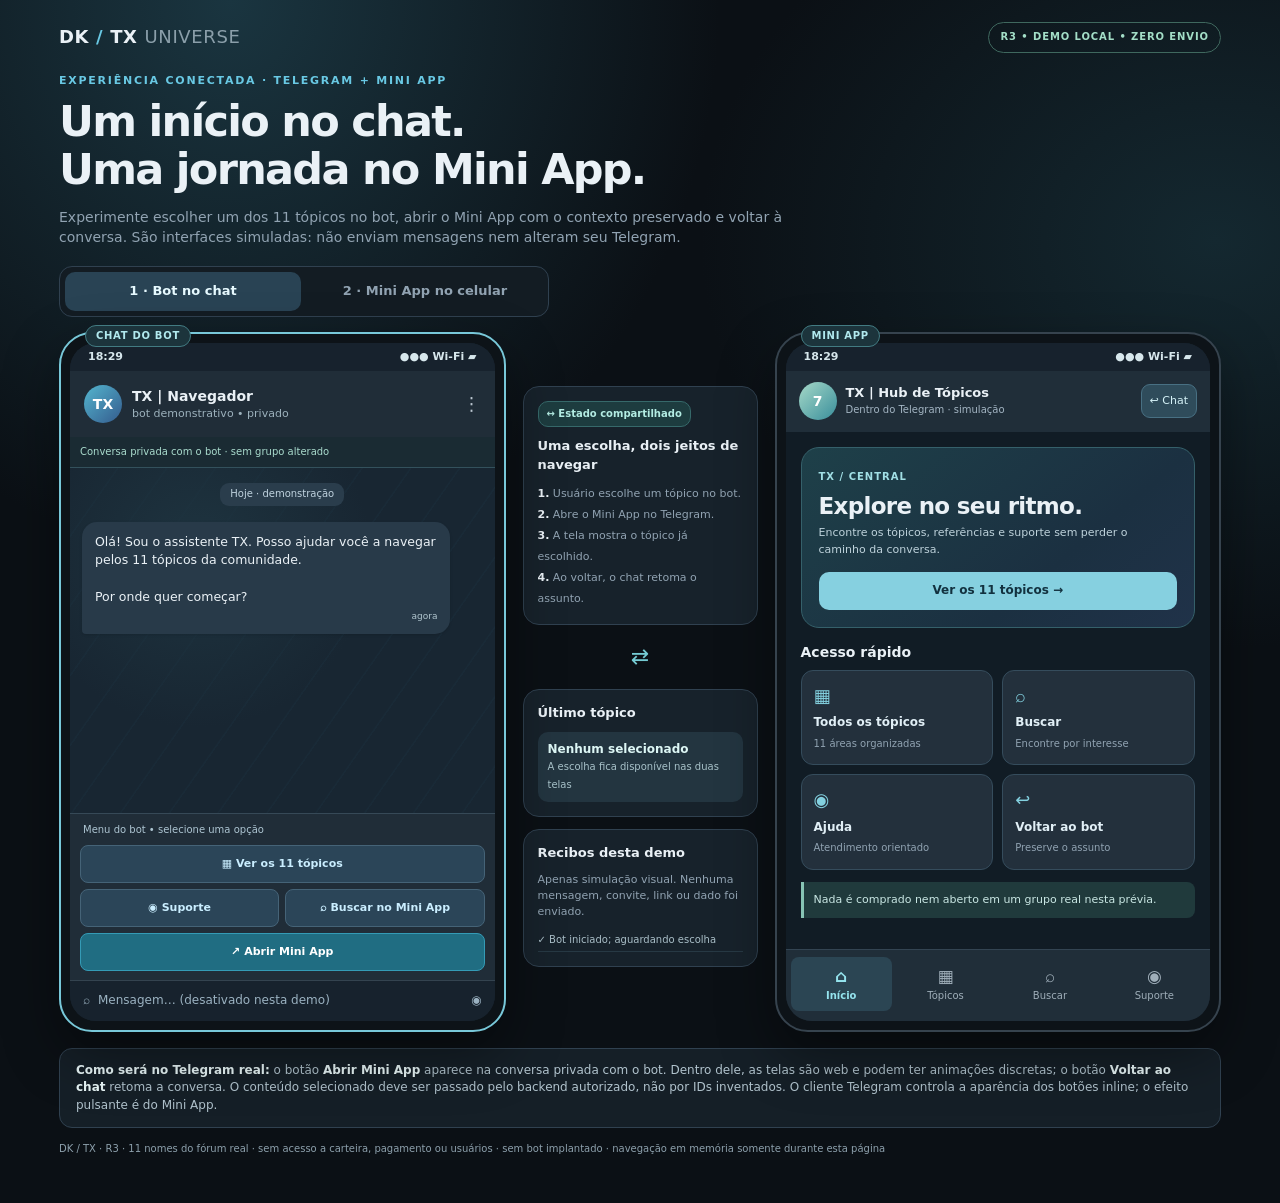
<file: demos/dk-tx-chat-miniapp-r3.html>
<!doctype html>
<html lang="pt-BR">
<head>
<meta name="robots" content="noindex, nofollow, noarchive">
<meta name="referrer" content="no-referrer">
<!-- Demonstração pública estática: sem Telegram real, credenciais ou pagamentos. -->
<meta charset="utf-8"><meta name="viewport" content="width=device-width, initial-scale=1, viewport-fit=cover">
<meta name="color-scheme" content="dark">
<title>DK / TX — Chat + Mini App • Demonstração R3</title>
<style>
:root{--bg:#0b1015;--panel:#151d25;--panel2:#202b35;--panel3:#283643;--edge:#304150;--text:#eaf1f6;--muted:#91a3b2;--cyan:#69c9e4;--mint:#a3dec7;--yellow:#f2cb85;--danger:#f5a59d;--tg:#242f3b}
*{box-sizing:border-box}html{scroll-behavior:smooth}body{margin:0;background:radial-gradient(ellipse at 18% 0%,#1a3540 0%,transparent 33%),radial-gradient(ellipse at 95% 20%,#142830 0%,transparent 30%),var(--bg);color:var(--text);font:14px/1.46 system-ui,-apple-system,"Segoe UI",sans-serif}button,input{font:inherit}button{cursor:pointer}button:focus-visible,input:focus-visible{outline:2px solid var(--cyan);outline-offset:3px}button:disabled{cursor:not-allowed;opacity:.58}.wrap{max-width:1210px;margin:auto;padding:22px 24px 46px}.top{display:flex;justify-content:space-between;gap:12px;align-items:center;flex-wrap:wrap}.logo{font-size:18px;font-weight:800;letter-spacing:.035em}.logo em{font-style:normal;color:var(--cyan)}.status{font-size:10px;letter-spacing:.09em;border:1px solid #3f685e;border-radius:30px;padding:7px 11px;color:var(--mint);font-weight:700}.intro{margin:20px 0 18px}.eyebrow{font-size:11px;text-transform:uppercase;letter-spacing:.16em;color:var(--cyan);font-weight:700}h1{font-size:clamp(27px,3.5vw,43px);line-height:1.12;letter-spacing:-.04em;margin:8px 0}.intro p{color:var(--muted);max-width:740px;font-size:14px}.modes{display:flex;gap:6px;background:#131c23;border:1px solid var(--edge);border-radius:13px;padding:5px;margin:15px 0;max-width:490px}.mode{border:0;background:transparent;color:var(--muted);padding:10px 9px;border-radius:10px;flex:1;font-size:13px;font-weight:700}.mode[aria-pressed=true]{background:#294354;color:#e7faff}.stage{display:grid;grid-template-columns:minmax(0,1fr) 235px minmax(0,1fr);gap:17px;align-items:start}.phone{background:#0d1318;border:2px solid #36434e;box-shadow:0 22px 56px #0006;border-radius:33px;padding:9px;min-width:0;position:relative;transition:border-color .2s}.phone.active{border-color:#78c8d9}.phone-hint{position:absolute;z-index:3;top:-9px;left:24px;background:#1c343c;border:1px solid #427b82;color:#b1e9ee;border-radius:999px;font-size:10px;font-weight:700;letter-spacing:.07em;padding:3px 10px}.shell{border-radius:26px;overflow:hidden;height:678px;display:flex;flex-direction:column;background:#17222d;min-width:0}.statusbar{height:28px;background:#17222d;flex:none;display:flex;justify-content:space-between;padding:6px 18px 0;color:#d7e7ec;font-size:11px;font-weight:700}.chat-head{display:flex;gap:10px;align-items:center;background:#202d38;padding:11px 14px;min-height:66px}.avatar{background:linear-gradient(135deg,#54b6cf,#345b8d);height:38px;width:38px;border-radius:50%;display:grid;place-items:center;font-weight:800;color:#fff}.avatar.appavatar{background:linear-gradient(135deg,#a6d9c8,#398e9b)}.headname{font-weight:760;font-size:14px}.sub{font-size:11px;color:#9cb1bc}.headicon{margin-left:auto;font-size:18px;color:#bac6d0}.chat-feed{flex:1;overflow:auto;padding:15px 12px 10px;background:radial-gradient(circle at 30% 25%,#1e3440 0%,transparent 44%),repeating-linear-gradient(125deg,#182632,#182632 38px,#192a37 39px,#192a37 40px)}.date{display:table;margin:0 auto 16px;padding:4px 10px;background:#2a3d4c;border-radius:9px;font-size:10px;color:#c0d3df}.bubble{padding:11px 13px;max-width:92%;border-radius:15px;margin-bottom:9px;white-space:pre-wrap;line-height:1.46;box-shadow:0 1px 3px #0002;font-size:12.5px}.bubble.bot{background:#283a49;border-bottom-left-radius:4px}.bubble.me{background:#285c54;border-bottom-right-radius:4px;margin-left:auto}.time{font-size:9px;text-align:right;color:#b1c6cf;margin-top:4px}.chat-actions{background:#202d38;padding:9px 10px;border-top:1px solid #364957;max-height:250px;overflow:auto}.actionhint{font-size:10px;color:#adc5d2;margin:0 0 8px 3px}.keyboard{display:grid;grid-template-columns:1fr 1fr;gap:6px}.inline{border:1px solid #456377;background:#2b4558;color:#caeeff;border-radius:8px;min-height:38px;padding:8px 5px;font-size:11px;font-weight:650;line-height:1.26}.inline:hover{background:#3a5e74}.inline.full{grid-column:1/-1}.inline.primary{background:#206d82;border-color:#349bb6;color:#fff}.inline.muted{background:#273640;color:#c8d2d9}.composer{display:flex;align-items:center;gap:8px;background:#17222d;border-top:1px solid #34434f;padding:11px 13px;color:#9bb2c1;font-size:12px}.composer span:last-child{margin-left:auto}.bridge{display:flex;flex-direction:column;gap:12px;padding-top:54px}.bridgecard{background:#17222b;border:1px solid var(--edge);border-radius:16px;padding:14px}.bridgecard h2{font-size:13px;margin:0 0 9px}.bridgecard p{font-size:11px;color:var(--muted);margin:0}.flowline{font-size:11px;color:var(--muted);line-height:1.9}.flowline strong{color:var(--text)}.pill{display:inline-flex;align-items:center;gap:6px;background:#1d3c3f;border:1px solid #36696a;color:#b3ece3;border-radius:10px;padding:5px 8px;font-size:10px;font-weight:750}.move{display:flex;justify-content:center;align-items:center;color:#75cbd3;font-size:22px;padding:4px}.selected{font-size:12px;background:#233540;padding:9px 10px;border-radius:10px;margin-top:8px}.selected b{display:block;color:#ddf7f5}.log{max-height:190px;overflow:auto;margin-top:8px;font-size:10px;color:#aabfc8;line-height:1.7}.log div{border-bottom:1px solid #273944;padding:3px 0}.appheader{background:#202e39;padding:11px 13px 12px}.appheader-top{display:flex;align-items:center;gap:9px}.back-chat{margin-left:auto;background:#2f4c5b;color:#d5f2f7;border:1px solid #487083;border-radius:9px;font-size:11px;padding:8px}.app-name{font-size:13px;font-weight:750}.app-sub{font-size:10px;color:#a3b5c3}.app-content{overflow:auto;flex:1;padding:15px;background:#111c25}.hero{background:linear-gradient(140deg,#1e4049,#1b3041 65%,#203249);border:1px solid #35606a;border-radius:18px;padding:17px;margin-bottom:14px}.hero small{color:#a1dfe5;letter-spacing:.1em;font-size:10px;font-weight:730}.hero h2{margin:8px 0 6px;font-size:23px;line-height:1.13;letter-spacing:-.03em}.hero p{font-size:11px;line-height:1.5;color:#bed2db;margin:0 0 14px}.cta{border:0;background:#86d0e0;color:#12313f;padding:10px 14px;border-radius:10px;font-size:12px;font-weight:800;width:100%}.cta.soft{background:#2a5264;color:#d8f7fa;border:1px solid #45768a}.pulse{animation:pulse 2s ease-in-out 2}@keyframes pulse{0%,100%{box-shadow:0 0 0 0 #81d7e000}45%{box-shadow:0 0 0 7px #81d7e02e}}.section-title{font-size:14px;font-weight:760;margin:14px 0 8px}.micro{font-size:11px;color:var(--muted);margin-bottom:10px}.quickgrid{display:grid;grid-template-columns:1fr 1fr;gap:9px}.quick{background:#23303c;border:1px solid #354c5c;border-radius:12px;padding:12px;text-align:left;color:#e1eff6;min-height:83px}.quick .symbol{color:#83d0df;font-size:18px;display:block}.quick b{display:block;font-size:12px;margin-top:5px}.quick span{font-size:10px;color:var(--muted)}.topic-list{display:grid;gap:7px}.topic{background:#202e3a;border:1px solid #344a59;padding:10px 11px;border-radius:11px;display:flex;align-items:center;gap:11px;color:var(--text);text-align:left;width:100%}.topic:hover,.topic.selectedtopic{border-color:#78c6d5;background:#284251}.topic .num{flex:none;width:26px;height:26px;display:grid;place-items:center;border-radius:8px;background:#304959;font-size:11px;color:#bfe6ed;font-weight:760}.topic .tit{font-size:12px;font-weight:700;display:block}.topic small{font-size:10px;color:#aebec8}.arrow{margin-left:auto;color:#85cddc}.detail{background:#223642;border:1px solid #3b6570;border-radius:13px;padding:13px;margin:12px 0}.detail .label{font-size:9px;color:#82d4e2;font-weight:730;letter-spacing:.13em}.detail h3{font-size:19px;margin:6px 0}.detail p{color:#bdd1d8;font-size:11px;line-height:1.55;margin:0 0 12px}.search{width:100%;background:#1d2d39;border:1px solid #3d5667;color:var(--text);border-radius:11px;padding:12px;outline:0}.search:focus{border-color:#7fcbda}.bottomnav{background:#202e39;border-top:1px solid #334452;display:grid;grid-template-columns:repeat(4,1fr);gap:3px;padding:7px 5px 10px;flex:none}.navitem{background:transparent;border:0;border-radius:8px;color:#9faeb9;font-size:10px;padding:7px 3px}.navitem[aria-selected=true]{color:#95e4ee;background:#2b4553;font-weight:770}.navitem span{display:block;font-size:17px}.app-view{display:none}.app-view.active{display:block}.advice{border-left:3px solid #87c4b4;background:#203a3c;padding:10px;margin:12px 0;border-radius:0 8px 8px 0;font-size:11px;color:#c9e7e4}.notice{margin:16px 0 0;background:#151f27;border:1px solid var(--edge);border-radius:13px;padding:13px 16px;color:#b1c3cd;font-size:12px}.notice b{color:#e9f7f8}.smallfooter{font-size:10px;color:#8da0ac;margin:14px 0 0}.statusline{padding:8px 10px;background:#1a2b33;color:#a9dbcd;font-size:10px;border-bottom:1px solid #33515c}.topics-info{margin-top:8px;font-size:10px;color:#a7bec9}.fine{display:block;font-size:10px;color:#a5bac4;margin:10px 0}.support-btn{border:1px solid #567387;background:#274655;color:#e5f6fa;padding:10px;border-radius:10px;width:100%;text-align:left;margin-top:9px}.mobile-tip{display:none}
@media(max-width:1020px){.stage{grid-template-columns:minmax(0,1fr) 225px minmax(0,1fr);gap:10px}.wrap{padding:16px 12px 32px}.bridgecard{padding:10px}}
@media(max-width:830px){.stage{grid-template-columns:minmax(0,440px);justify-content:center}.phone{width:100%;max-width:430px}.phone[data-kind=chat]:not(.active),.phone[data-kind=app]:not(.active){display:none}.bridge{display:none}.mobile-tip{display:block;color:var(--muted);font-size:11px;margin:8px 0 14px}.shell{height:min(740px,calc(100svh - 225px));min-height:570px}.intro{margin:15px 0 13px}.intro p{font-size:12px}.phone-hint{top:-8px}}
@media(max-width:400px){.wrap{padding:14px 7px 25px}.shell{height:min(725px,calc(100svh - 200px));min-height:555px}.chat-head{padding:8px 10px}.app-content{padding:12px}}
@media(prefers-reduced-motion:reduce){*,*:before,*:after{animation:none!important;scroll-behavior:auto!important;transition:none!important}}
</style>
</head>
<body>
<div class="wrap">
<header class="top"><div class="logo">DK <em>/</em> TX <span style="font-weight:450;color:#8b9faa">UNIVERSE</span></div><div class="status">R3 • DEMO LOCAL • ZERO ENVIO</div></header>
<section class="intro"><div class="eyebrow">Experiência conectada · Telegram + Mini App</div><h1>Um início no chat.<br>Uma jornada no Mini App.</h1><p>Experimente escolher um dos 11 tópicos no bot, abrir o Mini App com o contexto preservado e voltar à conversa. São interfaces simuladas: não enviam mensagens nem alteram seu Telegram.</p></section>
<div class="modes" role="group" aria-label="Escolher demonstração"><button class="mode" id="mode-chat" aria-pressed="true">1 · Bot no chat</button><button class="mode" id="mode-app" aria-pressed="false">2 · Mini App no celular</button></div>
<p class="mobile-tip">Toque nas abas acima para alternar as telas. Também é possível usar os botões dentro do simulador.</p>
<main class="stage">
<section class="phone active" data-kind="chat" aria-label="Simulação do chat do Telegram"><div class="phone-hint">CHAT DO BOT</div><div class="shell"><div class="statusbar"><span>18:29</span><span>●●●  Wi-Fi  ▰</span></div><div class="chat-head"><div class="avatar">TX</div><div><div class="headname">TX | Navegador</div><div class="sub">bot demonstrativo • privado</div></div><div class="headicon">⋮</div></div><div class="statusline">Conversa privada com o bot · sem grupo alterado</div><div class="chat-feed" id="chat-feed" aria-live="polite"><div class="date">Hoje · demonstração</div></div><div class="chat-actions"><div class="actionhint" id="chat-prompt">Escolha abaixo</div><div class="keyboard" id="keyboard"></div></div><div class="composer"><span>⌕</span><span>Mensagem… (desativado nesta demo)</span><span>◉</span></div></div></section>
<aside class="bridge" aria-label="Como a transição funciona"><div class="bridgecard"><span class="pill">↔ Estado compartilhado</span><h2 style="margin-top:10px">Uma escolha, dois jeitos de navegar</h2><div class="flowline"><strong>1.</strong> Usuário escolhe um tópico no bot.<br><strong>2.</strong> Abre o Mini App no Telegram.<br><strong>3.</strong> A tela mostra o tópico já escolhido.<br><strong>4.</strong> Ao voltar, o chat retoma o assunto.</div></div><div class="move">⇄</div><div class="bridgecard"><h2>Último tópico</h2><div class="selected"><b id="selected-bridge">Nenhum selecionado</b><span style="font-size:10px;color:#a8c2c9">A escolha fica disponível nas duas telas</span></div></div><div class="bridgecard"><h2>Recibos desta demo</h2><p>Apenas simulação visual. Nenhuma mensagem, convite, link ou dado foi enviado.</p><div class="log" id="event-log" role="log" aria-live="polite"></div></div></aside>
<section class="phone" data-kind="app" aria-label="Simulação do Mini App móvel"><div class="phone-hint">MINI APP</div><div class="shell"><div class="statusbar"><span>18:29</span><span>●●●  Wi-Fi  ▰</span></div><div class="appheader"><div class="appheader-top"><div class="avatar appavatar">7</div><div><div class="app-name">TX | Hub de Tópicos</div><div class="app-sub">Dentro do Telegram · simulação</div></div><button class="back-chat" id="back-chat">↩ Chat</button></div></div><div class="app-content" id="app-content">
<section class="app-view active" id="view-home"><div class="hero"><small>TX / CENTRAL</small><h2>Explore no seu ritmo.</h2><p>Encontre os tópicos, referências e suporte sem perder o caminho da conversa.</p><button class="cta pulse" id="hero-topics">Ver os 11 tópicos →</button></div><div class="section-title">Acesso rápido</div><div class="quickgrid"><button class="quick" data-open="topics"><span class="symbol">▦</span><b>Todos os tópicos</b><span>11 áreas organizadas</span></button><button class="quick" data-open="search"><span class="symbol">⌕</span><b>Buscar</b><span>Encontre por interesse</span></button><button class="quick" data-open="support"><span class="symbol">◉</span><b>Ajuda</b><span>Atendimento orientado</span></button><button class="quick" id="home-to-chat"><span class="symbol">↩</span><b>Voltar ao bot</b><span>Preserve o assunto</span></button></div><div class="advice">Nada é comprado nem aberto em um grupo real nesta prévia.</div></section>
<section class="app-view" id="view-topics"><div class="section-title">Os 11 tópicos do 7do-TX</div><div class="micro">Toque para abrir o resumo da área. Links reais precisam de validação dos IDs.</div><div class="topic-list" id="topics-list"></div><div class="topics-info">* Em produção, “GERADAS” é a grafia vista no grupo; os dois tópicos antigos “PUXADA/Puxada” exigem revisão.</div></section>
<section class="app-view" id="view-search"><div class="section-title">O que você procura?</div><p class="micro">Pesquise nomes ou assuntos, sem rastrear conversas pessoais.</p><input id="topic-search" class="search" type="search" placeholder="Ex.: guias, suporte, chat" aria-label="Buscar tópicos"/><div style="margin-top:12px" class="topic-list" id="search-results"></div></section>
<section class="app-view" id="view-support"><div class="section-title">Suporte e orientação</div><div class="advice">Conte o assunto apenas quando quiser. Esta demo não coleta nem envia mensagens.</div><button class="support-btn" id="support-to-topic">Abrir tópico Suporte (prévia)</button><button class="support-btn" id="support-to-chat">Continuar no chat com o bot</button><div class="fine">Respostas automáticas reais dependerão de integração e permissão.</div></section>
<section class="app-view" id="view-detail"><div class="detail"><span class="label">ÁREA SELECIONADA</span><h3 id="detail-title">Chat Geral</h3><p id="detail-copy"></p><button class="cta pulse" id="detail-to-chat">↩ Continuar sobre isso no chat</button><button class="cta soft" id="detail-to-topics" style="margin-top:9px">← Voltar aos 11 tópicos</button><small class="fine">Link real pendente: ID do tópico ainda não conectado ao protótipo.</small></div></section>
</div><nav class="bottomnav" aria-label="Navegação Mini App"><button class="navitem" data-nav="home" aria-selected="true"><span>⌂</span>Início</button><button class="navitem" data-nav="topics" aria-selected="false"><span>▦</span>Tópicos</button><button class="navitem" data-nav="search" aria-selected="false"><span>⌕</span>Buscar</button><button class="navitem" data-nav="support" aria-selected="false"><span>◉</span>Suporte</button></nav></div></section>
</main>
<div class="notice"><b>Como será no Telegram real:</b> o botão <b>Abrir Mini App</b> aparece na conversa privada com o bot. Dentro dele, as telas são web e podem ter animações discretas; o botão <b>Voltar ao chat</b> retoma a conversa. O conteúdo selecionado deve ser passado pelo backend autorizado, não por IDs inventados. O cliente Telegram controla a aparência dos botões inline; o efeito pulsante é do Mini App.</div>
<div class="smallfooter">DK / TX · R3 · 11 nomes do fórum real · sem acesso a carteira, pagamento ou usuários · sem bot implantado · navegação em memória somente durante esta página</div>
</div>
<script>
(()=>{'use strict';
const TOPICS=[
{id:'chat',name:'Chat Geral',meta:'Conversas e boas-vindas',detail:'Espaço para conversas gerais e orientação inicial. Navegação voluntária, sem convite automático.'},
{id:'avisos',name:'Avisos Importantes',meta:'Comunicados e mudanças',detail:'Ponto para acompanhar avisos e atualizações verificadas da comunidade.'},
{id:'puxada',name:'Puxada',meta:'Organização e acompanhamento',detail:'Área existente da comunidade. Há duas entradas antigas com nomes equivalentes: sua consolidação está pendente de revisão.'},
{id:'cc',name:'CC',meta:'Área com escopo a definir',detail:'Tópico preexistente. O objetivo e os limites serão definidos pelo administrador antes de disponibilizar funções adicionais.'},
{id:'stream',name:'Streaming',meta:'Conteúdo e novidades',detail:'Referências, orientações e conversas sobre streaming e conteúdo digital permitido.'},
{id:'geradas',name:'GERADAS',meta:'Conteúdo criado e estudos',detail:'Grafia exibida no fórum real. O planejamento original chamava esta área de Gerada; nenhum tópico novo será duplicado.'},
{id:'chatgpt',name:'Ofertas ChatGPT',meta:'Informações e condições verificadas',detail:'Espaço de informações sobre recursos, planos e condições oficiais, com fontes claras e sem alegações não verificadas.'},
{id:'guias',name:'Guias e Tutoriais',meta:'Aprendizado passo a passo',detail:'Tutoriais em português e materiais de orientação por assunto.'},
{id:'ferramentas',name:'Ferramentas',meta:'Recursos úteis',detail:'Apresentação de recursos e ferramentas digitais, organizados por finalidade.'},
{id:'parcerias',name:'Parcerias',meta:'Colaboração voluntária',detail:'Contato e colaboração entre participantes interessados, sem mensagens não solicitadas.'},
{id:'suporte',name:'Suporte',meta:'Dúvidas e atendimento',detail:'Caminho para ajuda, orientações e acompanhamento de solicitações.'}
];
const $=id=>document.getElementById(id), q=s=>document.querySelector(s);let selected=null,chatPage=0,mode='chat';
function log(msg){const n=document.createElement('div');n.textContent='✓ '+msg;$('event-log').prepend(n);while($('event-log').children.length>7)$('event-log').lastElementChild.remove()}
function setMode(m){mode=m;document.querySelectorAll('.phone').forEach(el=>el.classList.toggle('active',el.dataset.kind===m));$('mode-chat').setAttribute('aria-pressed',m==='chat');$('mode-app').setAttribute('aria-pressed',m==='app');log('Visão '+(m==='chat'?'chat':'Mini App'))}
function bubble(text,who='bot'){const el=document.createElement('div');el.className='bubble '+who;el.textContent=text;const time=document.createElement('div');time.className='time';time.textContent='agora';el.append(time);$('chat-feed').appendChild(el);$('chat-feed').scrollTop=$('chat-feed').scrollHeight}
function keyboard(items){const box=$('keyboard');box.replaceChildren();for(const item of items){const b=document.createElement('button');b.type='button';b.className='inline'+(item.wide?' full':'')+(item.primary?' primary':'')+(item.muted?' muted':'');b.textContent=item.label;b.addEventListener('click',item.action);box.appendChild(b)}}
function homeChat(){bubble('Olá! Sou o assistente TX. Posso ajudar você a navegar pelos 11 tópicos da comunidade.\n\nPor onde quer começar?');$('chat-prompt').textContent='Menu do bot • selecione uma opção';keyboard([{label:'▦ Ver os 11 tópicos',wide:true,action:topicsChat},{label:'◉ Suporte',action:()=>choose('suporte')},{label:'⌕ Buscar no Mini App',action:()=>openApp('search')},{label:'↗ Abrir Mini App',wide:true,primary:true,action:()=>openApp('home')}]);log('Bot iniciado; aguardando escolha')}
function topicsChat(){chatPage=0;bubble('Ver os 11 tópicos','me');bubble('Estes são os espaços do 7do-TX. Selecione um para ver sua finalidade ou abra a versão visual no Mini App.');renderChatTopics()}
function renderChatTopics(){let list=TOPICS.slice(chatPage*6,chatPage*6+6);$('chat-prompt').textContent='Escolha um tópico · página '+(chatPage+1)+'/2';let btns=list.map(t=>({label:t.name,action:()=>choose(t.id)}));btns.push({label:chatPage?'← Anteriores':'Próximos →',action:()=>{chatPage=1-chatPage;renderChatTopics()}});btns.push({label:'↗ Ver todos no Mini App',primary:true,wide:true,action:()=>openApp('topics')});btns.push({label:'⌂ Menu',wide:true,muted:true,action:homeChat});keyboard(btns)}
function choose(id){const t=TOPICS.find(x=>x.id===id);if(!t)return;selected=t;$('selected-bridge').textContent=t.name;bubble(t.name,'me');bubble(t.name+'\n'+t.detail+'\n\nQuer ver o painel visual desta área?');keyboard([{label:'↗ Ver no Mini App',wide:true,primary:true,action:()=>openApp('detail')},{label:'▦ Outros tópicos',action:topicsChat},{label:'⌂ Menu inicial',action:homeChat}]);log('Selecionado '+t.name);}
function showView(v){for(const section of document.querySelectorAll('.app-view'))section.classList.toggle('active',section.id==='view-'+v);for(const b of document.querySelectorAll('[data-nav]'))b.setAttribute('aria-selected',b.dataset.nav===v);$('app-content').scrollTop=0}
function openApp(page='home'){if(page==='detail'&&selected)renderDetail();else if(page==='detail')page='topics';showView(page);setMode('app');log('Handoff bot → Mini App'+(selected?' • '+selected.name:''))}
function renderDetail(){if(!selected)return;$('detail-title').textContent=selected.name;$('detail-copy').textContent=selected.detail;showView('detail')}
function openTopic(id){const t=TOPICS.find(x=>x.id===id);if(!t)return;selected=t;$('selected-bridge').textContent=t.name;renderDetail();log('Mini App selecionou '+t.name)}
function returnChat(){if(selected){bubble('Você voltou do Mini App.\nÚltima área consultada: '+selected.name+'.\n\nQuer continuar ou ver outros tópicos?');keyboard([{label:'▦ Ver outros tópicos',action:topicsChat},{label:'↗ Reabrir área',action:()=>openApp('detail')},{label:'⌂ Menu',wide:true,action:homeChat}]);}else{bubble('Você voltou do Mini App. Posso orientar você pelo chat.');keyboard([{label:'▦ Ver 11 tópicos',wide:true,action:topicsChat},{label:'↗ Reabrir Mini App',wide:true,primary:true,action:()=>openApp('home')}])}setMode('chat');log('Handoff Mini App → chat')}
function topicBtn(t,i){const b=document.createElement('button');b.className='topic';b.type='button';b.dataset.topicId=t.id;const num=document.createElement('span');num.className='num';num.textContent=String(i+1).padStart(2,'0');const body=document.createElement('span');const strong=document.createElement('span');strong.className='tit';strong.textContent=t.name;const meta=document.createElement('small');meta.textContent=t.meta;body.append(strong,meta);const arr=document.createElement('span');arr.className='arrow';arr.textContent='›';b.append(num,body,arr);b.addEventListener('click',()=>openTopic(t.id));return b}
function renderTopics(){const target=$('topics-list');target.replaceChildren();TOPICS.forEach((t,i)=>target.append(topicBtn(t,i)))}
function filterTopics(){const input=$('topic-search').value.trim().toLocaleLowerCase('pt-BR');const dest=$('search-results');dest.replaceChildren();let found=0;TOPICS.forEach((t,i)=>{if((t.name+' '+t.meta+' '+t.detail).toLocaleLowerCase('pt-BR').includes(input)){dest.append(topicBtn(t,i));found++}});if(!found){const p=document.createElement('p');p.className='micro';p.textContent='Nenhum tópico encontrado. Tente outro termo.';dest.append(p)}}
$('mode-chat').addEventListener('click',()=>setMode('chat'));$('mode-app').addEventListener('click',()=>setMode('app'));$('back-chat').addEventListener('click',returnChat);$('home-to-chat').addEventListener('click',returnChat);$('hero-topics').addEventListener('click',()=>showView('topics'));$('detail-to-topics').addEventListener('click',()=>showView('topics'));$('detail-to-chat').addEventListener('click',returnChat);$('support-to-chat').addEventListener('click',returnChat);$('support-to-topic').addEventListener('click',()=>openTopic('suporte'));$('topic-search').addEventListener('input',filterTopics);document.querySelectorAll('[data-nav]').forEach(b=>b.addEventListener('click',()=>showView(b.dataset.nav)));document.querySelectorAll('[data-open]').forEach(b=>b.addEventListener('click',()=>showView(b.dataset.open)));
renderTopics();filterTopics();homeChat();
window.__dkDemo={getMode:()=>mode,getSelected:()=>selected?.name||null,getTopics:()=>TOPICS.map(t=>t.name)};
})();
</script>
</body></html>
</file>
